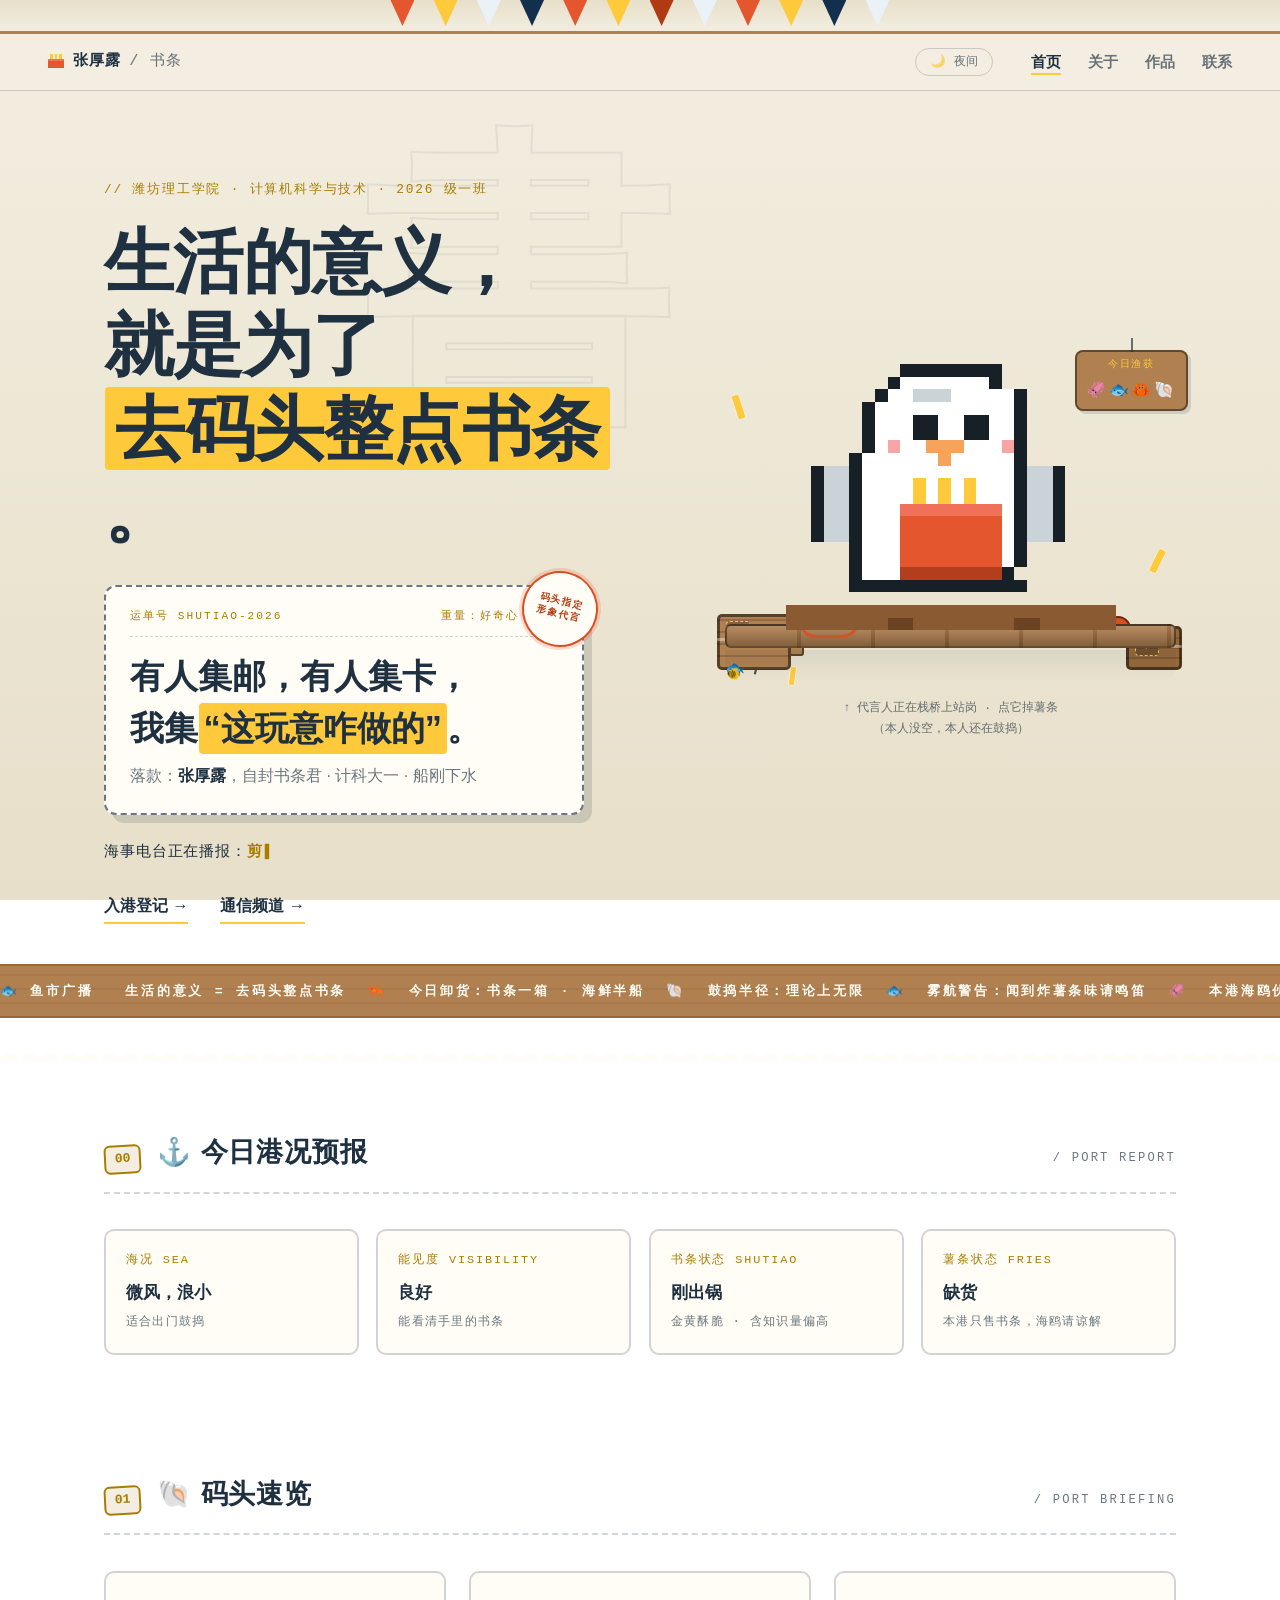
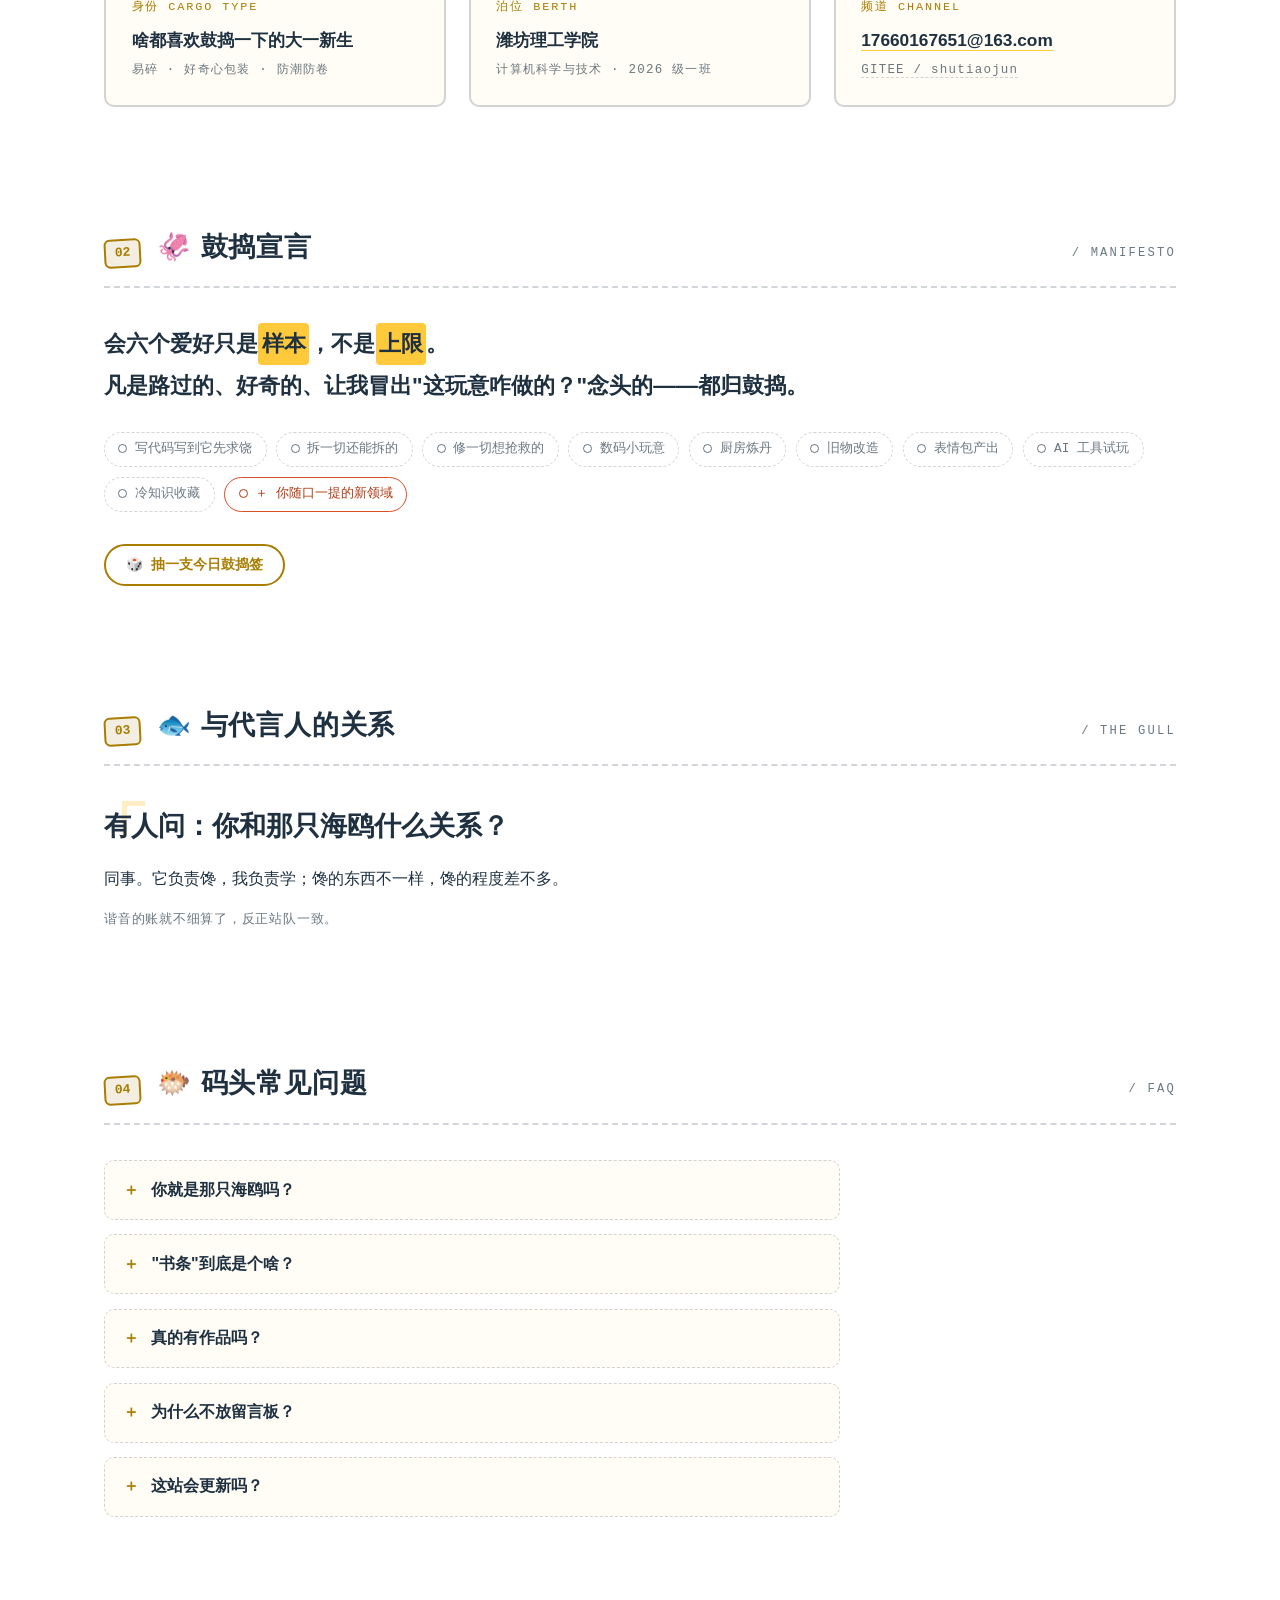
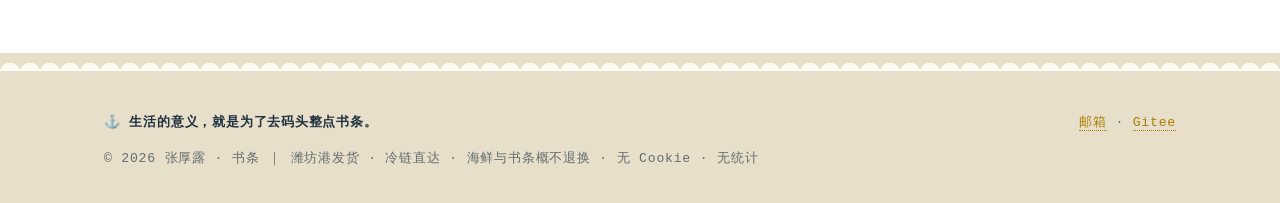
<file: index.html>
<!DOCTYPE html>
<html lang="zh-CN">
<head>
<meta charset="UTF-8">
<meta name="viewport" content="width=device-width, initial-scale=1.0">
<title>张厚露 · 书条 | 生活的意义就是去码头整点书条</title>
<meta name="description" content="张厚露的个人网站——夜航码头。自称书条君：爱书条，就像海鸥爱薯条。潍坊理工学院计算机科学与技术 2026 级。">
<link rel="icon" href="data:image/svg+xml,<svg xmlns='http://www.w3.org/2000/svg' viewBox='0 0 100 100'><text y='.9em' font-size='90'>⚓</text></svg>">
<link rel="stylesheet" href="styles.css">
<script>(function(){try{var t=localStorage.getItem("gull-theme")||(matchMedia("(prefers-color-scheme: light)").matches?"day":"night");document.documentElement.dataset.theme=t}catch(e){document.documentElement.dataset.theme="night"}})();</script>
</head>
<body>

<div class="rail rail-l" aria-hidden="true">
  <span class="lamp"></span>
  <span class="rail-icon" data-sea="anchor"></span>
  <p class="rail-text mono">MEANING OF LIFE = DOCK + SHUTIAO</p>
  <span class="rail-icon b" data-sea="fish"></span>
  <span class="coil"></span>
</div>
<div class="rail rail-r" aria-hidden="true">
  <span class="coil"></span>
  <span class="rail-icon" data-sea="shell"></span>
  <p class="rail-text mono">去码头 · 整点书条 · GO GET SHUTIAO</p>
  <span class="rail-icon b" data-sea="crab"></span>
  <span class="lamp"></span>
</div>

<div class="flags" aria-hidden="true">
  <span style="--c:#E4572E"></span><span style="--c:#FFC93C"></span><span style="--c:#EAF2F7"></span>
  <span style="--c:#12304d"></span><span style="--c:#E4572E"></span><span style="--c:#FFC93C"></span>
  <span style="--c:var(--rust-soft)"></span><span style="--c:#EAF2F7"></span><span style="--c:#E4572E"></span>
  <span style="--c:#FFC93C"></span><span style="--c:#12304d"></span><span style="--c:#EAF2F7"></span>
</div>

<header class="nav">
  <a class="nav-logo" href="index.html" id="logo" title="多点几下">
    <svg width="16" height="16" viewBox="0 0 7 7" shape-rendering="crispEdges" aria-hidden="true">
      <rect x="1" y="0" width="1" height="2" fill="#FFC93C"/><rect x="3" y="0" width="1" height="2" fill="#FFC93C"/><rect x="5" y="0" width="1" height="2" fill="#FFC93C"/>
      <rect x="0" y="2" width="7" height="1" fill="#F0705A"/><rect x="0" y="3" width="7" height="3" fill="#E4572E"/>
    </svg>
    张厚露<span class="dim"> / 书条</span>
  </a>
  <button class="theme-btn mono" id="themeBtn" aria-label="切换日间/夜间">☀️ 日间</button>
  <nav class="links">
    <a href="index.html" class="active">首页</a>
    <a href="about.html">关于</a>
    <a href="works.html">作品</a>
    <a href="contact.html">联系</a>
  </nav>
</header>

<main>
  <section class="hero">
    <div class="hero-text">
      <p class="kicker mono">// 潍坊理工学院 · 计算机科学与技术 · 2026 级一班</p>
      <h1>生活的意义，<br>就是为了<br><span class="hl">去码头整点书条</span>。</h1>

      <div class="waybill reveal">
        <div class="wb-head mono">
          <span>运单号 SHUTIAO-2026</span>
          <span>重量：好奇心（满）</span>
        </div>
        <p class="intro-big">有人集邮，有人集卡，<br>我集<span class="hl">“这玩意咋做的”</span>。</p>
        <p class="intro-sub">落款：<b>张厚露</b>，自封书条君 · 计科大一 · 船刚下水</p>
        <span class="stamp mono">码头指定<br>形象代言</span>
      </div>

      <p class="type mono">海事电台正在播报：<span id="typed"></span></p>
      <div class="ctas">
        <a class="lnk" href="about.html">入港登记 →</a>
        <a class="lnk" href="contact.html">通信频道 →</a>
      </div>
    </div>

    <div class="hero-art">
      <div class="bubble mono" id="bubble">书条！</div>
      <span class="bit bit1" aria-hidden="true"></span>
      <span class="bit bit2" aria-hidden="true"></span>
      <span class="bit bit3" aria-hidden="true"></span>

      <div class="dock-scene">
        <div class="crate crate-a" aria-hidden="true"><span class="crate-mark mono">書</span></div>
        <div class="crate crate-b" aria-hidden="true"><span class="crate-mark mono">条</span></div>
        <div class="buoy" aria-hidden="true"></div>
        <div class="bollard" aria-hidden="true"></div>
        <div class="rope" aria-hidden="true"></div>
        <div class="catch" aria-hidden="true">
          <span class="catch-sign mono">今日渔获</span>
          <span class="catch-items">🦑🐟🦀🐚</span>
        </div>
        <!-- 像素海鸥由 script.js 渲染（PIX 字符画，改长相直接改它） -->
        <div id="gull-slot"><noscript><div style="font-size:64px;text-align:center">🍟</div></noscript></div>
        <div class="planks" aria-hidden="true"></div>
        <span class="fizz f1" aria-hidden="true"></span>
        <span class="fizz f2" aria-hidden="true"></span>
        <span class="fizz f3" aria-hidden="true"></span>
        <div class="sea" aria-hidden="true">
          <span class="fishy">🐟</span>
          <span class="fishy b">🐠</span>
        </div>
      </div>

      <svg class="arrow" viewBox="0 0 60 40" width="52" aria-hidden="true">
        <path d="M8 34 Q 12 16 34 8" fill="none" stroke="currentColor" stroke-width="2.5" stroke-linecap="round"/>
        <path d="M26 4 L36 8 L31 17" fill="none" stroke="currentColor" stroke-width="2.5" stroke-linecap="round" stroke-linejoin="round"/>
      </svg>
      <p class="caption mono">↑ 代言人正在栈桥上站岗 · 点它掉薯条<br>（本人没空，本人还在鼓捣）</p>
    </div>
  </section>

  <div class="ticker mono" aria-hidden="true">
    <div class="track">
      🐟 鱼市广播 &nbsp; 生活的意义 = 去码头整点书条 &nbsp;🦐&nbsp; 今日卸货：书条一箱 · 海鲜半船 &nbsp;🐚&nbsp; 鼓捣半径：理论上无限 &nbsp;🐟&nbsp; 雾航警告：闻到炸薯条味请鸣笛 &nbsp;🦑&nbsp; 本港海鸥伙食：海鲜与书条按心情发放 &nbsp;🐡&nbsp;
      🐟 鱼市广播 &nbsp; 生活的意义 = 去码头整点书条 &nbsp;🦐&nbsp; 今日卸货：书条一箱 · 海鲜半船 &nbsp;🐚&nbsp; 鼓捣半径：理论上无限 &nbsp;🐟&nbsp; 雾航警告：闻到炸薯条味请鸣笛 &nbsp;🦑&nbsp; 本港海鸥伙食：海鲜与书条按心情发放 &nbsp;🐡&nbsp;
    </div>
  </div>

  <div class="hazard" aria-hidden="true"></div>

  <section class="section">
    <div class="sec-head"><span class="num mono">00</span><h2>⚓ 今日港况预报</h2><span class="en mono">/ PORT REPORT</span></div>
    <div class="forecast">
      <div class="fc-item crate-card reveal">
        <p class="dt mono">海况 SEA</p>
        <p class="dd">微风，浪小</p>
        <p class="dd-sub mono">适合出门鼓捣</p>
      </div>
      <div class="fc-item crate-card reveal">
        <p class="dt mono">能见度 VISIBILITY</p>
        <p class="dd">良好</p>
        <p class="dd-sub mono">能看清手里的书条</p>
      </div>
      <div class="fc-item crate-card reveal">
        <p class="dt mono">书条状态 SHUTIAO</p>
        <p class="dd">刚出锅</p>
        <p class="dd-sub mono">金黄酥脆 · 含知识量偏高</p>
      </div>
      <div class="fc-item crate-card reveal">
        <p class="dt mono">薯条状态 FRIES</p>
        <p class="dd">缺货</p>
        <p class="dd-sub mono">本港只售书条，海鸥请谅解</p>
      </div>
    </div>
  </section>

  <section class="section">
    <div class="sec-head"><span class="num mono">01</span><h2>🐚 码头速览</h2><span class="en mono">/ PORT BRIEFING</span></div>
    <div class="kv">
      <div class="kv-item crate-card reveal">
        <p class="dt mono">身份 CARGO TYPE</p>
        <p class="dd">啥都喜欢鼓捣一下的大一新生</p>
        <p class="dd-sub mono">易碎 · 好奇心包装 · 防潮防卷</p>
      </div>
      <div class="kv-item crate-card reveal">
        <p class="dt mono">泊位 BERTH</p>
        <p class="dd">潍坊理工学院</p>
        <p class="dd-sub mono">计算机科学与技术 · 2026 级一班</p>
      </div>
      <div class="kv-item crate-card reveal">
        <p class="dt mono">频道 CHANNEL</p>
        <p class="dd"><a href="mailto:17660167651@163.com">17660167651@163.com</a></p>
        <p class="dd-sub mono"><a href="https://gitee.com/zhang-houlu/shutiaojun" target="_blank" rel="noopener">GITEE / shutiaojun</a></p>
      </div>
    </div>
  </section>

  <section class="section">
    <div class="sec-head"><span class="num mono">02</span><h2>🦑 鼓捣宣言</h2><span class="en mono">/ MANIFESTO</span></div>
    <p class="manifesto reveal">会六个爱好只是<span class="hl">样本</span>，不是<span class="hl">上限</span>。<br>凡是路过的、好奇的、让我冒出"这玩意咋做的？"念头的——都归鼓捣。</p>
    <div class="tags reveal" aria-label="鼓捣候选清单">
      <span class="tag mono">写代码写到它先求饶</span>
      <span class="tag mono">拆一切还能拆的</span>
      <span class="tag mono">修一切想抢救的</span>
      <span class="tag mono">数码小玩意</span>
      <span class="tag mono">厨房炼丹</span>
      <span class="tag mono">旧物改造</span>
      <span class="tag mono">表情包产出</span>
      <span class="tag mono">AI 工具试玩</span>
      <span class="tag mono">冷知识收藏</span>
      <span class="tag mono plus">＋ 你随口一提的新领域</span>
    </div>
    <div class="doodle" id="doodle">
      <button class="btn mono" id="doodleBtn">🎲 抽一支今日鼓捣签</button>
      <p class="doodle-out mono" id="doodleOut"></p>
    </div>
  </section>

  <section class="section">
    <div class="sec-head"><span class="num mono">03</span><h2>🐟 与代言人的关系</h2><span class="en mono">/ THE GULL</span></div>
    <div class="explain reveal">
      <p class="explain-big">有人问：你和那只海鸥什么关系？</p>
      <p>同事。它负责馋，我负责学；馋的东西不一样，馋的程度差不多。</p>
      <p class="foot mono">谐音的账就不细算了，反正站队一致。</p>
    </div>
  </section>

  <section class="section">
    <div class="sec-head"><span class="num mono">04</span><h2>🐡 码头常见问题</h2><span class="en mono">/ FAQ</span></div>
    <div class="faq">
      <details class="reveal">
        <summary>你就是那只海鸥吗？</summary>
        <p>同事关系。它负责馋，我负责学，详见上一节。</p>
      </details>
      <details class="reveal">
        <summary>"书条"到底是个啥？</summary>
        <p>"薯条"的谐音。书里的知识，炸到金黄酥脆，一口一个。口味因人而异，但本港不卖真薯条。</p>
      </details>
      <details class="reveal">
        <summary>真的有作品吗？</summary>
        <p>目前七个筐：六个空的，一个只装氛围。宁缺毋滥——货架可以空，不能假。</p>
      </details>
      <details class="reveal">
        <summary>为什么不放留言板？</summary>
        <p>留言板是机器接的，海鸥不接电话。想说话请直接走邮箱或 Gitee，两条都是真人频道。</p>
      </details>
      <details class="reveal">
        <summary>这站会更新吗？</summary>
        <p>会。航线日志和筐都是提前留好的空位：有新货就上架，没新货就让它空着好看。</p>
      </details>
    </div>
  </section>
</main>

<footer class="footer">
  <div class="hazard" aria-hidden="true"></div>
  <div class="foot-inner">
    <p class="mono foot-slogan">⚓ 生活的意义，就是为了去码头整点书条。</p>
    <p class="foot-links mono"><a href="mailto:17660167651@163.com">邮箱</a> · <a href="https://gitee.com/zhang-houlu/shutiaojun" target="_blank" rel="noopener">Gitee</a></p>
    <p class="mono foot-copy">© 2026 张厚露 · 书条 ｜ 潍坊港发货 · 冷链直达 · 海鲜与书条概不退换 · 无 Cookie · 无统计</p>
  </div>
</footer>

<script src="script.js"></script>
</body>
</html>
</file>
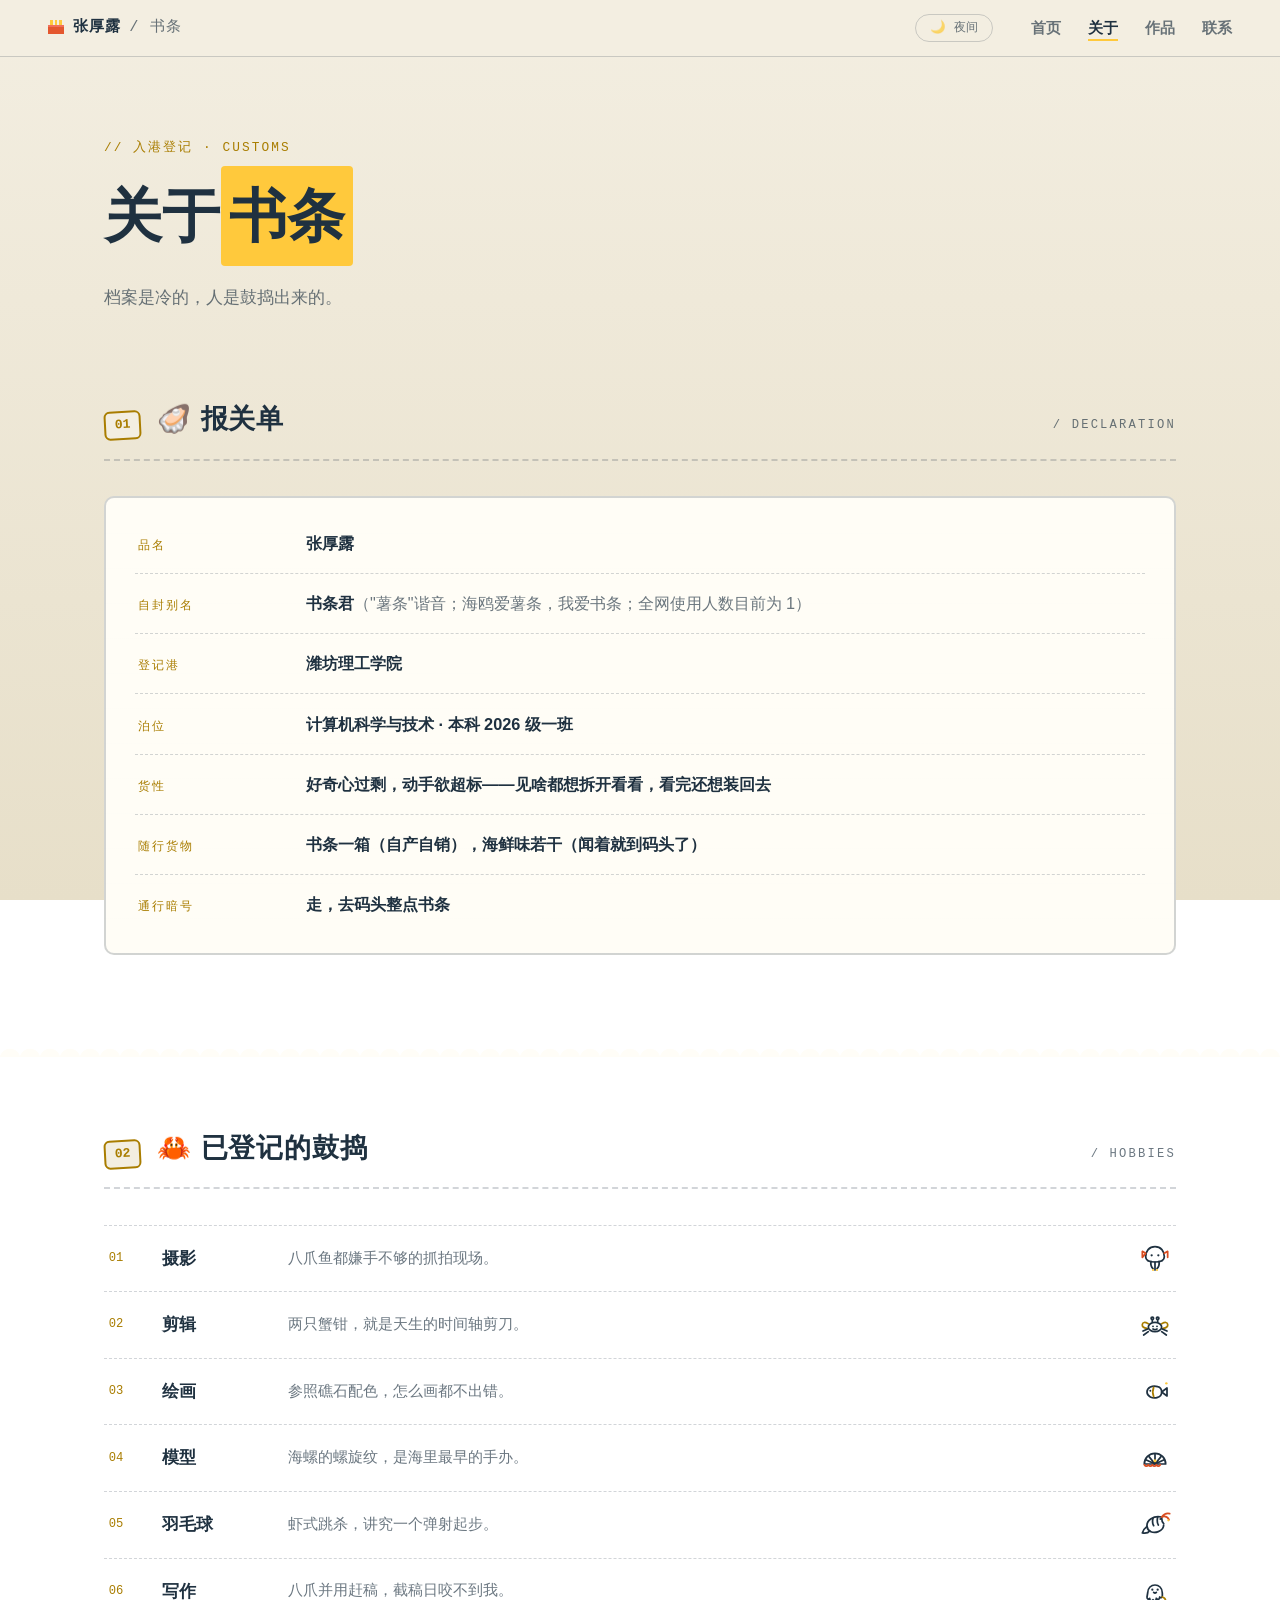
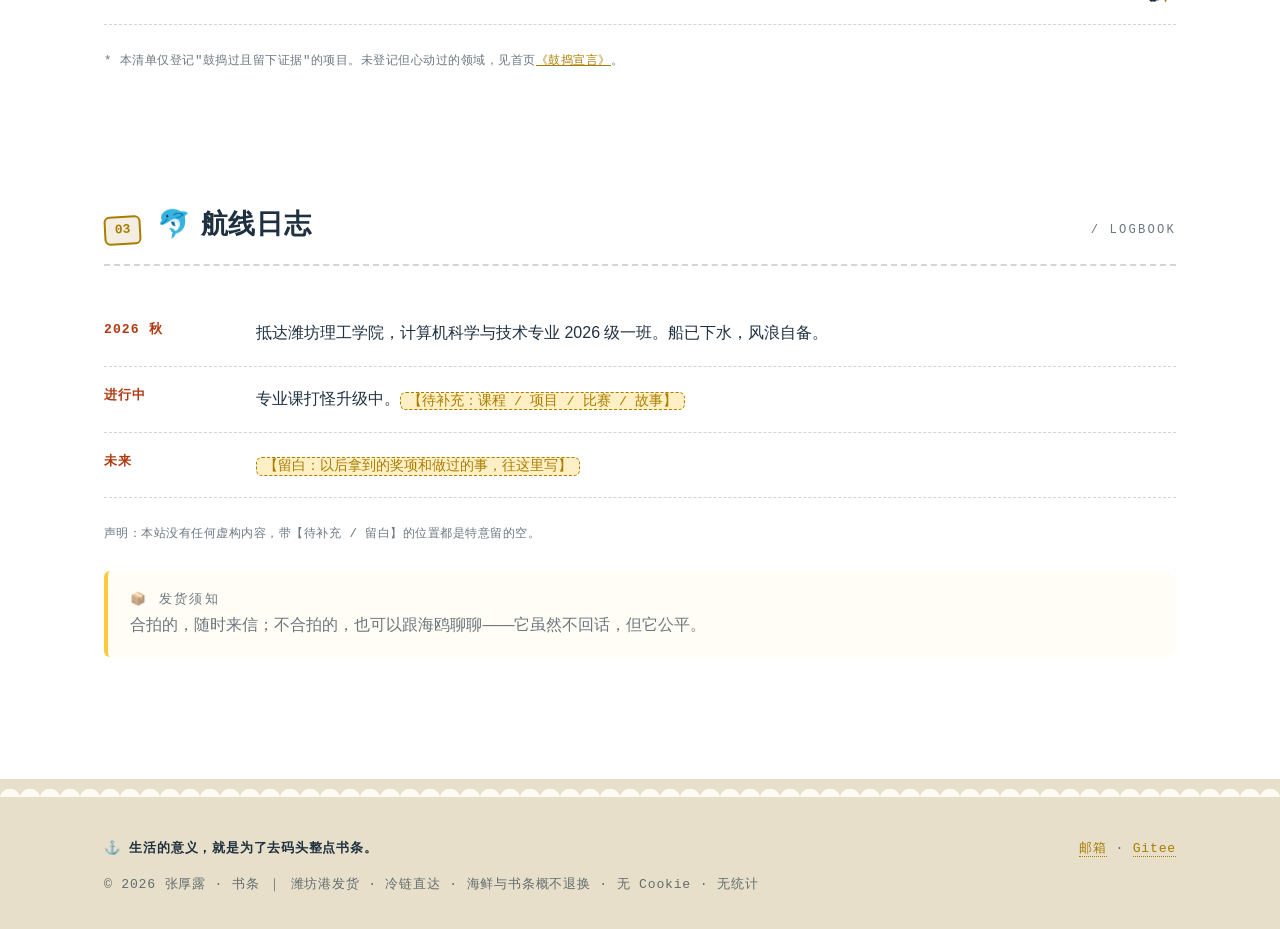
<file: about.html>
<!DOCTYPE html>
<html lang="zh-CN">
<head>
<meta charset="UTF-8">
<meta name="viewport" content="width=device-width, initial-scale=1.0">
<title>关于 · 张厚露 / 书条</title>
<meta name="description" content="张厚露的报关单：潍坊理工学院计算机科学与技术 2026 级，好奇心过剩的大一新生。">
<link rel="icon" href="data:image/svg+xml,<svg xmlns='http://www.w3.org/2000/svg' viewBox='0 0 100 100'><text y='.9em' font-size='90'>⚓</text></svg>">
<link rel="stylesheet" href="styles.css">
<script>(function(){try{var t=localStorage.getItem("gull-theme")||(matchMedia("(prefers-color-scheme: light)").matches?"day":"night");document.documentElement.dataset.theme=t}catch(e){document.documentElement.dataset.theme="night"}})();</script>
</head>
<body>

<div class="rail rail-l" aria-hidden="true">
  <span class="lamp"></span>
  <span class="rail-icon" data-sea="anchor"></span>
  <p class="rail-text mono">MEANING OF LIFE = DOCK + SHUTIAO</p>
  <span class="rail-icon b" data-sea="fish"></span>
  <span class="coil"></span>
</div>
<div class="rail rail-r" aria-hidden="true">
  <span class="coil"></span>
  <span class="rail-icon" data-sea="shell"></span>
  <p class="rail-text mono">去码头 · 整点书条 · GO GET SHUTIAO</p>
  <span class="rail-icon b" data-sea="crab"></span>
  <span class="lamp"></span>
</div>

<header class="nav">
  <a class="nav-logo" href="index.html" id="logo" title="多点几下">
    <svg width="16" height="16" viewBox="0 0 7 7" shape-rendering="crispEdges" aria-hidden="true">
      <rect x="1" y="0" width="1" height="2" fill="#FFC93C"/><rect x="3" y="0" width="1" height="2" fill="#FFC93C"/><rect x="5" y="0" width="1" height="2" fill="#FFC93C"/>
      <rect x="0" y="2" width="7" height="1" fill="#F0705A"/><rect x="0" y="3" width="7" height="3" fill="#E4572E"/>
    </svg>
    张厚露<span class="dim"> / 书条</span>
  </a>
  <button class="theme-btn mono" id="themeBtn" aria-label="切换日间/夜间">☀️ 日间</button>
  <nav class="links">
    <a href="index.html">首页</a>
    <a href="about.html" class="active">关于</a>
    <a href="works.html">作品</a>
    <a href="contact.html">联系</a>
  </nav>
</header>

<main>
  <section class="page-head">
    <p class="kicker mono">// 入港登记 · CUSTOMS</p>
    <h1>关于<span class="hl">书条</span></h1>
    <p class="lede">档案是冷的，人是鼓捣出来的。</p>
  </section>

  <section class="section">
    <div class="sec-head"><span class="num mono">01</span><h2>🦪 报关单</h2><span class="en mono">/ DECLARATION</span></div>
    <dl class="profile crate-card">
      <div class="p-row reveal"><dt class="mono">品名</dt><dd>张厚露</dd></div>
      <div class="p-row reveal"><dt class="mono">自封别名</dt><dd>书条君<span class="dim">（"薯条"谐音；海鸥爱薯条，我爱书条；全网使用人数目前为 1）</span></dd></div>
      <div class="p-row reveal"><dt class="mono">登记港</dt><dd>潍坊理工学院</dd></div>
      <div class="p-row reveal"><dt class="mono">泊位</dt><dd>计算机科学与技术 · 本科 2026 级一班</dd></div>
      <div class="p-row reveal"><dt class="mono">货性</dt><dd>好奇心过剩，动手欲超标——见啥都想拆开看看，看完还想装回去</dd></div>
      <div class="p-row reveal"><dt class="mono">随行货物</dt><dd>书条一箱（自产自销），海鲜味若干（闻着就到码头了）</dd></div>
      <div class="p-row reveal"><dt class="mono">通行暗号</dt><dd>走，去码头整点书条</dd></div>
    </dl>
  </section>

  <div class="hazard" aria-hidden="true"></div>

  <section class="section">
    <div class="sec-head"><span class="num mono">02</span><h2>🦀 已登记的鼓捣</h2><span class="en mono">/ HOBBIES</span></div>
    <div class="rows">
      <div class="row reveal"><span class="idx mono">01</span><span class="h-name">摄影</span><span class="h-desc">八爪鱼都嫌手不够的抓拍现场。</span><span class="h-emoji sea-ico" data-sea="squid"></span></div>
      <div class="row reveal"><span class="idx mono">02</span><span class="h-name">剪辑</span><span class="h-desc">两只蟹钳，就是天生的时间轴剪刀。</span><span class="h-emoji sea-ico" data-sea="crab"></span></div>
      <div class="row reveal"><span class="idx mono">03</span><span class="h-name">绘画</span><span class="h-desc">参照礁石配色，怎么画都不出错。</span><span class="h-emoji sea-ico" data-sea="fish"></span></div>
      <div class="row reveal"><span class="idx mono">04</span><span class="h-name">模型</span><span class="h-desc">海螺的螺旋纹，是海里最早的手办。</span><span class="h-emoji sea-ico" data-sea="shell"></span></div>
      <div class="row reveal"><span class="idx mono">05</span><span class="h-name">羽毛球</span><span class="h-desc">虾式跳杀，讲究一个弹射起步。</span><span class="h-emoji sea-ico" data-sea="shrimp"></span></div>
      <div class="row reveal"><span class="idx mono">06</span><span class="h-name">写作</span><span class="h-desc">八爪并用赶稿，截稿日咬不到我。</span><span class="h-emoji sea-ico" data-sea="octopus"></span></div>
    </div>
    <p class="fineprint mono">* 本清单仅登记"鼓捣过且留下证据"的项目。未登记但心动过的领域，见首页<a href="index.html#doodle">《鼓捣宣言》</a>。</p>
  </section>

  <section class="section">
    <div class="sec-head"><span class="num mono">03</span><h2>🐬 航线日志</h2><span class="en mono">/ LOGBOOK</span></div>
    <ul class="tl">
      <li class="reveal"><span class="when mono">2026 秋</span><span class="what">抵达潍坊理工学院，计算机科学与技术专业 2026 级一班。船已下水，风浪自备。</span></li>
      <li class="reveal"><span class="when mono">进行中</span><span class="what">专业课打怪升级中。<span class="todo">【待补充：课程 / 项目 / 比赛 / 故事】</span></span></li>
      <li class="reveal"><span class="when mono">未来</span><span class="what"><span class="todo">【留白：以后拿到的奖项和做过的事，往这里写】</span></span></li>
    </ul>
    <p class="fineprint mono">声明：本站没有任何虚构内容，带【待补充 / 留白】的位置都是特意留的空。</p>
    <div class="notice reveal">
      <p class="notice-title mono">📦 发货须知</p>
      <p>合拍的，随时来信；不合拍的，也可以跟海鸥聊聊——它虽然不回话，但它公平。</p>
    </div>
  </section>
</main>

<footer class="footer">
  <div class="hazard" aria-hidden="true"></div>
  <div class="foot-inner">
    <p class="mono foot-slogan">⚓ 生活的意义，就是为了去码头整点书条。</p>
    <p class="foot-links mono"><a href="mailto:17660167651@163.com">邮箱</a> · <a href="https://gitee.com/zhang-houlu/shutiaojun" target="_blank" rel="noopener">Gitee</a></p>
    <p class="mono foot-copy">© 2026 张厚露 · 书条 ｜ 潍坊港发货 · 冷链直达 · 海鲜与书条概不退换 · 无 Cookie · 无统计</p>
  </div>
</footer>

<script src="script.js"></script>
</body>
</html>
</file>
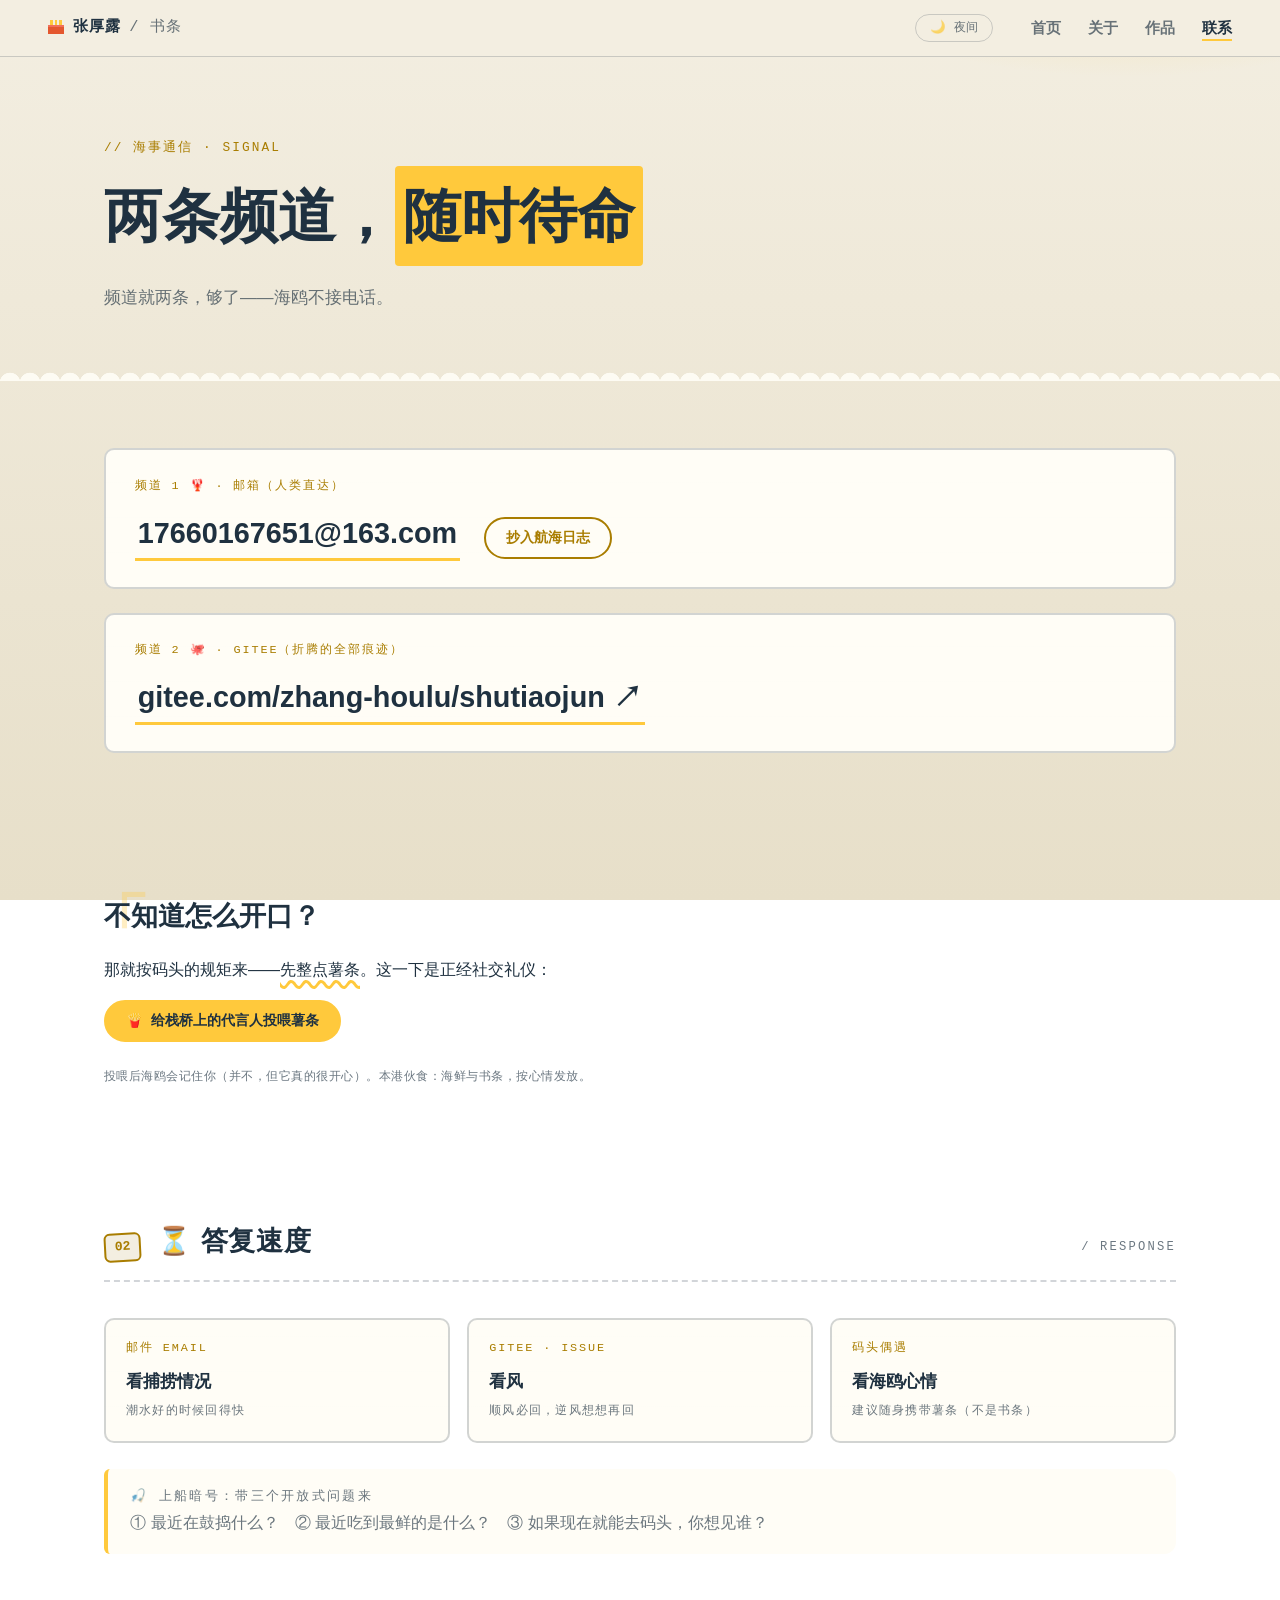
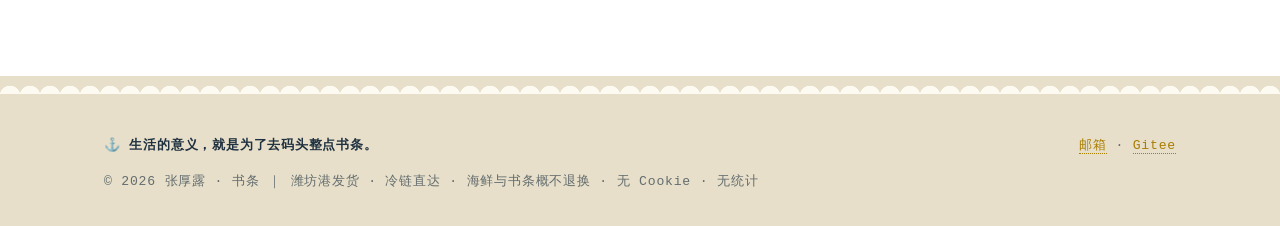
<file: contact.html>
<!DOCTYPE html>
<html lang="zh-CN">
<head>
<meta charset="UTF-8">
<meta name="viewport" content="width=device-width, initial-scale=1.0">
<title>联系 · 海事通信频道 | 张厚露</title>
<meta name="description" content="联系张厚露：邮箱 17660167651@163.com，Gitee zhang-houlu/shutiaojun。">
<link rel="icon" href="data:image/svg+xml,<svg xmlns='http://www.w3.org/2000/svg' viewBox='0 0 100 100'><text y='.9em' font-size='90'>⚓</text></svg>">
<link rel="stylesheet" href="styles.css">
<script>(function(){try{var t=localStorage.getItem("gull-theme")||(matchMedia("(prefers-color-scheme: light)").matches?"day":"night");document.documentElement.dataset.theme=t}catch(e){document.documentElement.dataset.theme="night"}})();</script>
</head>
<body>

<div class="rail rail-l" aria-hidden="true">
  <span class="lamp"></span>
  <span class="rail-icon" data-sea="anchor"></span>
  <p class="rail-text mono">MEANING OF LIFE = DOCK + SHUTIAO</p>
  <span class="rail-icon b" data-sea="fish"></span>
  <span class="coil"></span>
</div>
<div class="rail rail-r" aria-hidden="true">
  <span class="coil"></span>
  <span class="rail-icon" data-sea="shell"></span>
  <p class="rail-text mono">去码头 · 整点书条 · GO GET SHUTIAO</p>
  <span class="rail-icon b" data-sea="crab"></span>
  <span class="lamp"></span>
</div>

<header class="nav">
  <a class="nav-logo" href="index.html" id="logo" title="多点几下">
    <svg width="16" height="16" viewBox="0 0 7 7" shape-rendering="crispEdges" aria-hidden="true">
      <rect x="1" y="0" width="1" height="2" fill="#FFC93C"/><rect x="3" y="0" width="1" height="2" fill="#FFC93C"/><rect x="5" y="0" width="1" height="2" fill="#FFC93C"/>
      <rect x="0" y="2" width="7" height="1" fill="#F0705A"/><rect x="0" y="3" width="7" height="3" fill="#E4572E"/>
    </svg>
    张厚露<span class="dim"> / 书条</span>
  </a>
  <button class="theme-btn mono" id="themeBtn" aria-label="切换日间/夜间">☀️ 日间</button>
  <nav class="links">
    <a href="index.html">首页</a>
    <a href="about.html">关于</a>
    <a href="works.html">作品</a>
    <a href="contact.html" class="active">联系</a>
  </nav>
</header>

<main>
  <section class="page-head">
    <p class="kicker mono">// 海事通信 · SIGNAL</p>
    <h1>两条频道，<span class="hl">随时待命</span></h1>
    <p class="lede">频道就两条，够了——海鸥不接电话。</p>
  </section>

  <div class="hazard" aria-hidden="true"></div>

  <section class="section">
    <div class="contact-row crate-card reveal">
      <p class="dt mono">频道 1 🦞 · 邮箱（人类直达）</p>
      <a class="mega" href="mailto:17660167651@163.com">17660167651@163.com</a>
      <button class="btn mono" id="copyEmail" data-email="17660167651@163.com">抄入航海日志</button>
    </div>

    <div class="contact-row crate-card reveal">
      <p class="dt mono">频道 2 🐙 · GITEE（折腾的全部痕迹）</p>
      <a class="mega" href="https://gitee.com/zhang-houlu/shutiaojun" target="_blank" rel="noopener">gitee.com/zhang-houlu/shutiaojun ↗</a>
    </div>
  </section>

  <section class="section">
    <div class="explain reveal">
      <p class="explain-big">不知道怎么开口？</p>
      <p>那就按码头的规矩来——<u>先整点薯条</u>。这一下是正经社交礼仪：</p>
      <button class="btn btn-fry" id="feedBtn">🍟 给栈桥上的代言人投喂薯条</button>
      <p class="fineprint mono">投喂后海鸥会记住你（并不，但它真的很开心）。本港伙食：海鲜与书条，按心情发放。</p>
    </div>
  </section>

  <section class="section">
    <div class="sec-head"><span class="num mono">02</span><h2>⏳ 答复速度</h2><span class="en mono">/ RESPONSE</span></div>
    <div class="forecast">
      <div class="fc-item crate-card reveal">
        <p class="dt mono">邮件 EMAIL</p>
        <p class="dd">看捕捞情况</p>
        <p class="dd-sub mono">潮水好的时候回得快</p>
      </div>
      <div class="fc-item crate-card reveal">
        <p class="dt mono">GITEE · ISSUE</p>
        <p class="dd">看风</p>
        <p class="dd-sub mono">顺风必回，逆风想想再回</p>
      </div>
      <div class="fc-item crate-card reveal">
        <p class="dt mono">码头偶遇</p>
        <p class="dd">看海鸥心情</p>
        <p class="dd-sub mono">建议随身携带薯条（不是书条）</p>
      </div>
    </div>
    <div class="notice reveal">
      <p class="notice-title mono">🎣 上船暗号：带三个开放式问题来</p>
      <p>① 最近在鼓捣什么？　② 最近吃到最鲜的是什么？　③ 如果现在就能去码头，你想见谁？</p>
    </div>
  </section>
</main>

<footer class="footer">
  <div class="hazard" aria-hidden="true"></div>
  <div class="foot-inner">
    <p class="mono foot-slogan">⚓ 生活的意义，就是为了去码头整点书条。</p>
    <p class="foot-links mono"><a href="mailto:17660167651@163.com">邮箱</a> · <a href="https://gitee.com/zhang-houlu/shutiaojun" target="_blank" rel="noopener">Gitee</a></p>
    <p class="mono foot-copy">© 2026 张厚露 · 书条 ｜ 潍坊港发货 · 冷链直达 · 海鲜与书条概不退换 · 无 Cookie · 无统计</p>
  </div>
</footer>

<script src="script.js"></script>
</body>
</html>
</file>
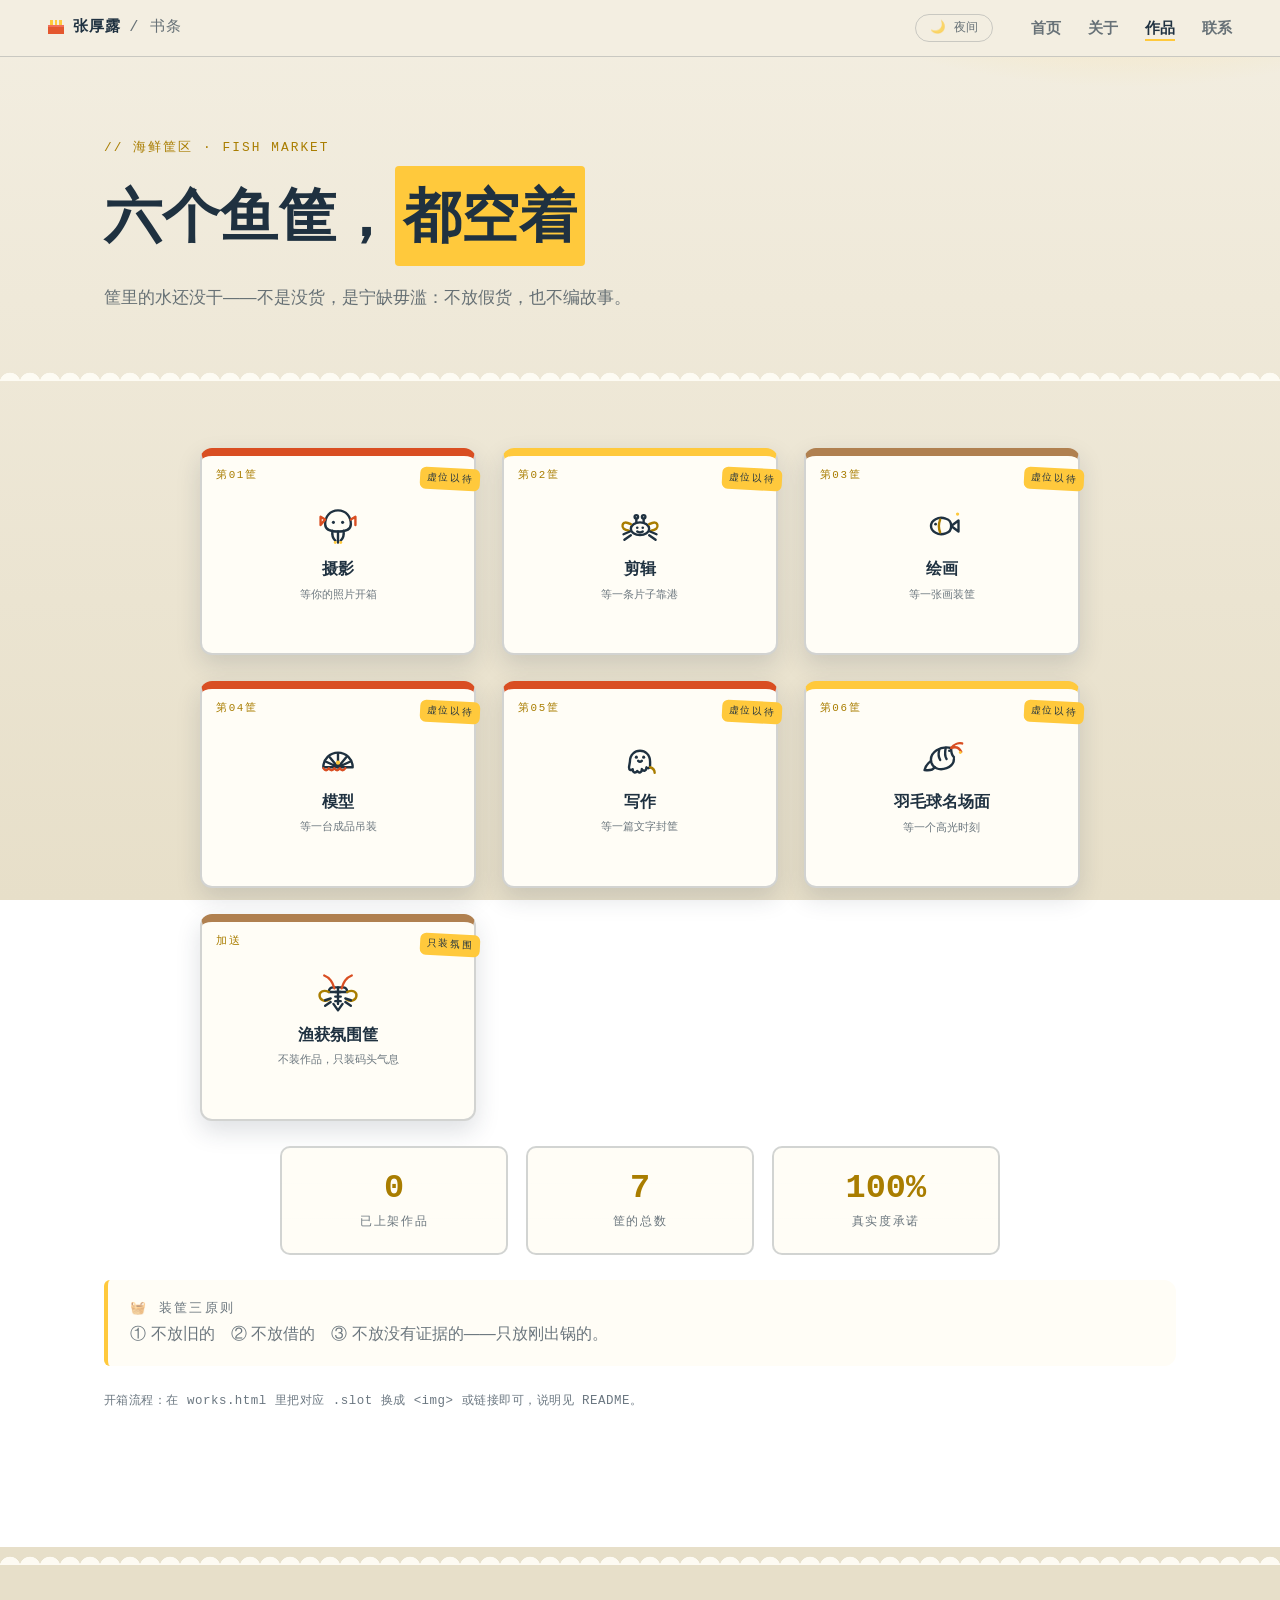
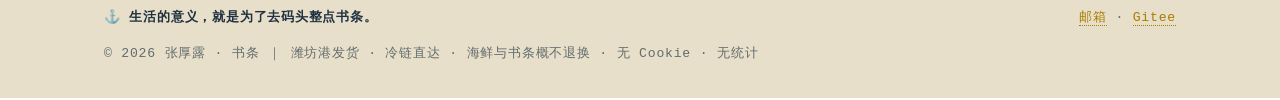
<file: works.html>
<!DOCTYPE html>
<html lang="zh-CN">
<head>
<meta charset="UTF-8">
<meta name="viewport" content="width=device-width, initial-scale=1.0">
<title>作品 · 集装箱区 | 张厚露 / 书条</title>
<meta name="description" content="张厚露的集装箱区：六个柜子，宁缺毋滥，虚位以待。">
<link rel="icon" href="data:image/svg+xml,<svg xmlns='http://www.w3.org/2000/svg' viewBox='0 0 100 100'><text y='.9em' font-size='90'>⚓</text></svg>">
<link rel="stylesheet" href="styles.css">
<script>(function(){try{var t=localStorage.getItem("gull-theme")||(matchMedia("(prefers-color-scheme: light)").matches?"day":"night");document.documentElement.dataset.theme=t}catch(e){document.documentElement.dataset.theme="night"}})();</script>
</head>
<body>

<div class="rail rail-l" aria-hidden="true">
  <span class="lamp"></span>
  <span class="rail-icon" data-sea="anchor"></span>
  <p class="rail-text mono">MEANING OF LIFE = DOCK + SHUTIAO</p>
  <span class="rail-icon b" data-sea="fish"></span>
  <span class="coil"></span>
</div>
<div class="rail rail-r" aria-hidden="true">
  <span class="coil"></span>
  <span class="rail-icon" data-sea="shell"></span>
  <p class="rail-text mono">去码头 · 整点书条 · GO GET SHUTIAO</p>
  <span class="rail-icon b" data-sea="crab"></span>
  <span class="lamp"></span>
</div>

<header class="nav">
  <a class="nav-logo" href="index.html" id="logo" title="多点几下">
    <svg width="16" height="16" viewBox="0 0 7 7" shape-rendering="crispEdges" aria-hidden="true">
      <rect x="1" y="0" width="1" height="2" fill="#FFC93C"/><rect x="3" y="0" width="1" height="2" fill="#FFC93C"/><rect x="5" y="0" width="1" height="2" fill="#FFC93C"/>
      <rect x="0" y="2" width="7" height="1" fill="#F0705A"/><rect x="0" y="3" width="7" height="3" fill="#E4572E"/>
    </svg>
    张厚露<span class="dim"> / 书条</span>
  </a>
  <button class="theme-btn mono" id="themeBtn" aria-label="切换日间/夜间">☀️ 日间</button>
  <nav class="links">
    <a href="index.html">首页</a>
    <a href="about.html">关于</a>
    <a href="works.html" class="active">作品</a>
    <a href="contact.html">联系</a>
  </nav>
</header>

<main>
  <section class="page-head">
    <p class="kicker mono">// 海鲜筐区 · FISH MARKET</p>
    <h1>六个鱼筐，<span class="hl">都空着</span></h1>
    <p class="lede">筐里的水还没干——不是没货，是宁缺毋滥：不放假货，也不编故事。</p>
  </section>

  <div class="hazard" aria-hidden="true"></div>

  <section class="section">
    <div class="slots">
      <div class="slot reveal" style="--cc:var(--rust)"><span class="s-no mono">第01筐</span><span class="s-emoji sea-ico" data-sea="squid"></span><p class="s-name">摄影</p><p class="s-hint mono">等你的照片开箱</p></div>
      <div class="slot reveal" style="--cc:var(--warn)"><span class="s-no mono">第02筐</span><span class="s-emoji sea-ico" data-sea="crab"></span><p class="s-name">剪辑</p><p class="s-hint mono">等一条片子靠港</p></div>
      <div class="slot reveal" style="--cc:var(--wood)"><span class="s-no mono">第03筐</span><span class="s-emoji sea-ico" data-sea="fish"></span><p class="s-name">绘画</p><p class="s-hint mono">等一张画装筐</p></div>
      <div class="slot reveal" style="--cc:var(--rust)"><span class="s-no mono">第04筐</span><span class="s-emoji sea-ico" data-sea="shell"></span><p class="s-name">模型</p><p class="s-hint mono">等一台成品吊装</p></div>
      <div class="slot reveal" style="--cc:var(--rust)"><span class="s-no mono">第05筐</span><span class="s-emoji sea-ico" data-sea="octopus"></span><p class="s-name">写作</p><p class="s-hint mono">等一篇文字封筐</p></div>
      <div class="slot reveal" style="--cc:var(--warn)"><span class="s-no mono">第06筐</span><span class="s-emoji sea-ico" data-sea="shrimp"></span><p class="s-name">羽毛球名场面</p><p class="s-hint mono">等一个高光时刻</p></div>
      <div class="slot atmos reveal" style="--cc:var(--wood)"><span class="s-no mono">加送</span><span class="s-emoji sea-ico" data-sea="lobster"></span><p class="s-name">渔获氛围筐</p><p class="s-hint mono">不装作品，只装码头气息</p></div>
    </div>

    <div class="stat-row" style="margin-top:1.6rem">
      <div class="stat crate-card reveal"><p class="n mono">0</p><p class="l mono">已上架作品</p></div>
      <div class="stat crate-card reveal"><p class="n mono">7</p><p class="l mono">筐的总数</p></div>
      <div class="stat crate-card reveal"><p class="n mono">100%</p><p class="l mono">真实度承诺</p></div>
    </div>

    <div class="notice reveal">
      <p class="notice-title mono">🧺 装筐三原则</p>
      <p>① 不放旧的　② 不放借的　③ 不放没有证据的——只放刚出锅的。</p>
    </div>
    <p class="fineprint mono">开箱流程：在 works.html 里把对应 .slot 换成 <code>&lt;img&gt;</code> 或链接即可，说明见 README。</p>
  </section>
</main>

<footer class="footer">
  <div class="hazard" aria-hidden="true"></div>
  <div class="foot-inner">
    <p class="mono foot-slogan">⚓ 生活的意义，就是为了去码头整点书条。</p>
    <p class="foot-links mono"><a href="mailto:17660167651@163.com">邮箱</a> · <a href="https://gitee.com/zhang-houlu/shutiaojun" target="_blank" rel="noopener">Gitee</a></p>
    <p class="mono foot-copy">© 2026 张厚露 · 书条 ｜ 潍坊港发货 · 冷链直达 · 海鲜与书条概不退换 · 无 Cookie · 无统计</p>
  </div>
</footer>

<script src="script.js"></script>
</body>
</html>
</file>
<file: styles.css>
/* ==========================================================================
   书条 · v6 —— 木质渔港（v4 配色 + 去金属 + 海鲜图标 + 活物）
   只有一套色：深海蓝 / 薯条黄 / 包装盒红 / 木栈桥棕
   :root = 夜，html[data-theme="day"] = 昼
   ========================================================================== */
:root {
  --deck: #0C1F2B;            /* 深夜海面（带一点青，不那么死蓝） */
  --deep: #071823;
  --panel: #14303F;           /* 面板提亮一档，和底拉开层次 */
  --screen: #05121B;
  --foam: #F3ECDC;            /* 暖米白：灯下读信的颜色 */
  --mut: rgba(243,236,220,.62);
  --line: rgba(243,236,220,.15);
  --warn: #FFC93C;
  --warn-ink: #0C1F2B;
  --accent: #FFD572;          /* 灯焰金：比纯黄柔一档 */
  --rust: #E8654A;
  --rust-soft: #FFA186;
  --wood: #9A6A42; --wood-2: #7E5430;
  --glow: rgba(255,201,60,.10);   /* 右上：港区灯晕 */
  --moon: rgba(126,178,208,.06);  /* 左缘：月光 */
  --star: rgba(243,236,220,.75);
  --ghost: rgba(243,236,220,.06);
  --tint: rgba(255,201,60,.09);
  --sea-band: rgba(255,201,60,.08);
  --shadow: rgba(3,10,16,.5);
  --sans: -apple-system, BlinkMacSystemFont, "Segoe UI", "PingFang SC",
          "Hiragino Sans GB", "Microsoft YaHei", sans-serif;
  --mono: ui-monospace, "Cascadia Code", "SF Mono", Consolas, "Courier New", monospace;
}

html[data-theme="day"] {
  --deck: #F3EEE1;            /* 白天：晒白的帆布与暖纸 */
  --deep: #E7DFC9;
  --panel: #FFFDF6;
  --screen: #071522;          /* 广播牌保持夜底，像块真牌子 */
  --foam: #1F3140;
  --mut: rgba(31,49,64,.66);
  --line: rgba(31,49,64,.2);
  --warn-ink: #1F3140;
  --accent: #A97D00;
  --rust: #D94E22;
  --rust-soft: #B23A12;
  --wood: #B08050; --wood-2: #96683A;
  --glow: rgba(255,201,60,.5);
  --moon: rgba(255,255,255,0);
  --star: rgba(0,0,0,0);
  --ghost: rgba(31,49,64,.07);
  --tint: rgba(255,201,60,.3);
  --sea-band: rgba(31,49,64,.08);
  --shadow: rgba(31,49,64,.15);
}

* { box-sizing: border-box; }
html { scroll-behavior: smooth; }
body {
  margin: 0;
  color: var(--foam);
  font-family: var(--sans);
  line-height: 1.75;
  background:
    radial-gradient(700px 360px at 88% -8%, var(--glow), transparent 62%),
    radial-gradient(520px 520px at -8% 30%, var(--moon), transparent 65%),
    linear-gradient(180deg, var(--deck) 0%, var(--deep) 100%) fixed;
  -webkit-font-smoothing: antialiased;
  transition: background-color .4s ease, color .4s ease;
}
/* 星空两层，交替呼吸；白天收工 */
body::before, body::after {
  content: ""; position: fixed; inset: 0; z-index: -1; pointer-events: none;
}
body::before {
  background-image:
    radial-gradient(1.2px 1.2px at 8% 12%, var(--star), transparent 60%),
    radial-gradient(1px 1px at 22% 45%, var(--star), transparent 60%),
    radial-gradient(1.4px 1.4px at 35% 18%, var(--star), transparent 60%),
    radial-gradient(1px 1px at 52% 8%, var(--star), transparent 60%),
    radial-gradient(1.2px 1.2px at 67% 32%, var(--star), transparent 60%),
    radial-gradient(1px 1px at 78% 14%, var(--star), transparent 60%),
    radial-gradient(1.3px 1.3px at 90% 26%, var(--star), transparent 60%),
    radial-gradient(1px 1px at 15% 72%, var(--star), transparent 60%),
    radial-gradient(1.2px 1.2px at 42% 84%, var(--star), transparent 60%),
    radial-gradient(1px 1px at 84% 66%, var(--star), transparent 60%);
  animation: twinkle 5s ease-in-out infinite alternate;
}
body::after {
  background-image:
    radial-gradient(1px 1px at 12% 30%, var(--star), transparent 60%),
    radial-gradient(1.3px 1.3px at 28% 62%, var(--star), transparent 60%),
    radial-gradient(1px 1px at 46% 26%, var(--star), transparent 60%),
    radial-gradient(1.2px 1.2px at 61% 55%, var(--star), transparent 60%),
    radial-gradient(1px 1px at 73% 80%, var(--star), transparent 60%),
    radial-gradient(1.4px 1.4px at 88% 48%, var(--star), transparent 60%),
    radial-gradient(1px 1px at 33% 92%, var(--star), transparent 60%),
    radial-gradient(1.2px 1.2px at 55% 74%, var(--star), transparent 60%);
  animation: twinkle 6s ease-in-out infinite alternate-reverse;
}
@keyframes twinkle { from { opacity: .35; } to { opacity: .9; } }
html[data-theme="day"] body::before,
html[data-theme="day"] body::after { display: none; }
::selection { background: var(--warn); color: var(--warn-ink); }
.mono { font-family: var(--mono); }
.dim { color: var(--mut); font-weight: 400; }
a { color: var(--foam); }

/* ---------- 顶部信号旗（布旗，拴在麻绳上） ---------- */
.flags {
  display: flex; gap: clamp(.4rem, 2vw, 1.2rem);
  justify-content: center; align-items: flex-start;
  padding: 0 1rem;
  border-bottom: 3px solid var(--wood);
  background: linear-gradient(180deg, var(--screen), transparent);
  overflow: hidden; height: 34px;
}
.flags span {
  width: 24px; height: 26px; flex: none;
  background: var(--c);
  clip-path: polygon(0 0, 100% 0, 50% 100%);
  filter: drop-shadow(0 1px 0 rgba(0,0,0,.3));
  transform-origin: top center;
  animation: sway 3.4s ease-in-out infinite;
}
.flags span:nth-child(odd) { animation-delay: 1.1s; }
.flags span:nth-child(3n) { animation-delay: 2s; }
@keyframes sway { 50% { transform: rotate(4deg); } }
/* 日间：旗绳上方也别用夜底色 */
html[data-theme="day"] .flags {
  background: linear-gradient(180deg, var(--deep), transparent);
}
html[data-theme="day"] .flags span { filter: none; }

/* ---------- 导航 ---------- */
.nav {
  position: sticky; top: 0; z-index: 50;
  display: flex; justify-content: space-between; align-items: center; flex-wrap: wrap;
  gap: .4rem 1rem;
  padding: .85rem clamp(1rem, 5vw, 3rem);
  background: var(--deck);
  border-bottom: 1px solid var(--line);
  transition: background-color .4s ease;
}
.nav-logo {
  display: flex; align-items: center; gap: .55rem;
  font-family: var(--mono); font-weight: 700; font-size: .96rem;
  letter-spacing: .06em; text-decoration: none; color: var(--foam);
}
.theme-btn { order: 2; margin-left: auto; font-size: .78rem; padding: .3rem .9rem;
  border: 1px solid var(--line); border-radius: 999px;
  background: transparent; color: var(--mut); cursor: pointer;
  transition: border-color .15s, color .15s; }
.theme-btn:hover { border-color: var(--accent); color: var(--accent); }
.links { order: 3; }
.links a {
  margin-left: 1.4rem; text-decoration: none;
  font-size: .92rem; font-weight: 600; color: var(--mut);
  padding-bottom: 3px; border-bottom: 2px solid transparent;
  transition: color .15s, border-color .15s;
}
.links a:hover { color: var(--foam); }
.links a.active { color: var(--foam); border-bottom-color: var(--warn); }

/* ---------- 英雄区 ---------- */
.hero {
  display: grid; grid-template-columns: 1.12fr .88fr;
  align-items: center; gap: 3rem;
  max-width: 1120px; margin: 0 auto;
  padding: clamp(3rem, 8vw, 5.5rem) 1.5rem 2.5rem;
}
.hero-text { position: relative; }
.hero-text::before {
  content: "書";
  position: absolute; right: .5rem; top: -3rem;
  font-size: clamp(9rem, 24vw, 20rem);
  font-weight: 900; line-height: 1;
  color: transparent;
  -webkit-text-stroke: 2px var(--ghost);
  z-index: -1; pointer-events: none; user-select: none;
}
.kicker { margin: 0 0 1.2rem; font-family: var(--mono);
  font-size: .8rem; letter-spacing: .14em; color: var(--accent); }
.hero h1 { margin: 0 0 1.5rem;
  font-size: clamp(2.5rem, 6.4vw, 4.4rem);
  font-weight: 900; line-height: 1.18; letter-spacing: -.01em; }
.hl { background: var(--warn); color: var(--warn-ink);
  padding: 0 .14em; margin: 0 .02em;
  box-decoration-break: clone; -webkit-box-decoration-break: clone;
  display: inline-block; border-radius: 4px; }

/* ---------- 运单介绍卡（仍是纸票感，不铆钉） ---------- */
.waybill {
  position: relative; max-width: 30em;
  background: var(--panel);
  border: 2px dashed var(--mut);
  border-radius: 12px;
  padding: 1.3rem 1.5rem 1.4rem;
  margin: 2rem 0 1.6rem;
  box-shadow: 8px 8px 0 var(--shadow);
  transition: background-color .4s ease;
}
.wb-head { display: flex; justify-content: space-between; flex-wrap: wrap; gap: .3rem;
  font-size: .7rem; letter-spacing: .18em; color: var(--accent);
  border-bottom: 1px dashed var(--line);
  padding-bottom: .55rem; margin-bottom: .9rem; }
.intro-big { font-size: clamp(1.45rem, 3.4vw, 2.15rem); font-weight: 900; line-height: 1.5; margin: 0 0 .5rem; }
.intro-sub { margin: 0; color: var(--mut); font-size: 1rem; }
.intro-sub b { color: var(--foam); font-weight: 800; }
.stamp { position: absolute; right: -16px; top: -16px;
  width: 76px; height: 76px; border-radius: 50%;
  border: 2px solid var(--rust);
  color: var(--rust-soft); background: var(--panel);
  display: grid; place-items: center;
  font-size: .6rem; line-height: 1.35; font-weight: 700; letter-spacing: .12em;
  text-align: center; transform: rotate(14deg);
  box-shadow: 0 0 0 3px rgba(228,87,46,.2); }

.type { font-family: var(--mono); font-size: .92rem; letter-spacing: .06em; margin: 0 0 1.6rem; }
#typed { color: var(--accent); font-weight: 700; }
#typed::after { content: "▌"; margin-left: 2px; animation: caret 1s steps(1) infinite; }
@keyframes caret { 50% { opacity: 0; } }
.ctas { display: flex; flex-wrap: wrap; gap: 2rem; }
.lnk { font-weight: 800; text-decoration: none; color: var(--foam);
  border-bottom: 2px solid var(--warn); padding-bottom: 2px;
  transition: background .15s, color .15s; }
.lnk:hover { background: var(--warn); color: var(--warn-ink); }

/* ---------- 海鸥 + 木质渔港舞台 ---------- */
.hero-art { position: relative; }
.dock-scene { position: relative; }
#gull, #gull-slot svg {
  position: relative; z-index: 2;
  display: block; width: 100%; max-width: 330px; margin: 0 auto;
  cursor: pointer;
  animation: gfloat 4.6s ease-in-out infinite;
}
@keyframes gfloat { 50% { transform: translateY(-7px); } }
.g-pupil { animation: gp 4.6s steps(1, end) infinite; }
@keyframes gp { 0%, 88% { opacity: 1; } 90%, 95% { opacity: 0; } 97%, 100% { opacity: 1; } }
.g-lid { opacity: 0; animation: gl 4.6s steps(1, end) infinite; }
@keyframes gl { 0%, 88% { opacity: 0; } 90%, 95% { opacity: 1; } 97%, 100% { opacity: 0; } }

.planks {
  position: relative; z-index: 1;
  height: 24px; margin-top: -6px;
  background:
    linear-gradient(180deg, rgba(255,255,255,.1), rgba(0,0,0,.25)),
    repeating-linear-gradient(90deg, var(--wood) 0 70px, var(--wood-2) 70px 74px);
  border: 2px solid rgba(0,0,0,.45); border-radius: 6px;
}
/* 栈桥下的浅水：月光泛金，小鱼巡逻 */
.sea {
  position: relative; z-index: 1;
  height: 32px; margin-top: 2px;
  background: linear-gradient(180deg, var(--sea-band), transparent);
  border-radius: 0 0 16px 16px;
  overflow: hidden;
}
.fishy { position: absolute; top: 5px; font-size: 1rem; animation: swim 16s linear infinite; }
.fishy.b { top: 14px; font-size: .78rem; animation-duration: 23s; animation-delay: -9s; animation-name: swim-r; }
@keyframes swim { from { left: 104%; } to { left: -10%; } }
@keyframes swim-r { from { left: -10%; transform: scaleX(-1); } to { left: 104%; transform: scaleX(-1); } }

/* 木鱼筐（集装箱退役） */
.crate {
  position: absolute; z-index: 1; bottom: 12px;
  border: 3px solid rgba(0,0,0,.5);
  border-radius: 5px;
  background:
    repeating-linear-gradient(0deg, transparent 0 10px, rgba(0,0,0,.16) 10px 12px),
    var(--wood);
}
.crate-a { left: -8px; width: 74px; height: 56px; }
.crate-b { right: -6px; width: 56px; height: 44px; background:
    repeating-linear-gradient(0deg, transparent 0 8px, rgba(0,0,0,.16) 8px 10px), var(--wood-2); }
.crate-mark {
  position: absolute; top: 4px; left: 6px; z-index: 1;
  font-size: .72rem; color: var(--warn); opacity: .95;
  border: 1px dashed var(--warn); background: rgba(0,0,0,.25);
  border-radius: 4px; padding: 0 .3rem;
}
/* 麻绳筐盖条 */
.crate::before { content: ""; position: absolute; top: 42%; left: -3px; right: -3px; height: 3px;
  background: rgba(234,242,247,.4); border-radius: 2px; }

/* 今日渔获招牌（木板挂牌） */
.catch {
  position: absolute; z-index: 3; right: -12px; top: -14px;
  background: var(--wood); color: var(--foam);
  border: 2px solid rgba(0,0,0,.45);
  border-radius: 8px;
  padding: .3rem .55rem .35rem;
  box-shadow: 3px 3px 0 var(--shadow);
  transform-origin: top center;
  animation: hangsway 5.5s ease-in-out infinite;
  text-align: center;
}
.catch::before { content: ""; position: absolute; top: -14px; left: 50%;
  width: 2px; height: 14px; background: var(--mut); }
.catch-sign { display: block; font-size: .6rem; letter-spacing: .18em; color: var(--warn); margin-bottom: .15rem; }
.catch-items { display: block; font-size: 1rem; letter-spacing: .18em; }
@keyframes hangsway { 0%, 100% { transform: rotate(-3deg); } 50% { transform: rotate(2.5deg); } }

/* 浮标与木桩（金属系缆桩退役） */
.buoy {
  position: absolute; z-index: 1; right: 10%; bottom: 40px;
  width: 26px; height: 26px; border-radius: 50%;
  background: linear-gradient(180deg, var(--rust) 0 32%, var(--foam) 32% 64%, var(--rust) 64%);
  border: 2px solid rgba(0,0,0,.5);
}
.bollard {
  position: absolute; z-index: 1; left: 14%; bottom: 26px;
  width: 15px; height: 24px; border-radius: 7px 7px 3px 3px;
  background: var(--wood); border: 2px solid rgba(0,0,0,.5);
}
.bollard::before { content: ""; position: absolute; top: -8px; left: -7px; right: -7px; height: 8px;
  background: var(--wood); border: 2px solid rgba(0,0,0,.5); border-radius: 5px; }
/* 拴在木桩上的红绳 */
.rope { position: absolute; z-index: 2; left: 16%; bottom: 44px;
  width: 62px; height: 18px;
  border: 3px solid var(--rust); border-top: none;
  border-radius: 0 0 22px 22px; opacity: .85; }

/* 上浮气泡 */
.fizz { position: absolute; z-index: 1; bottom: 40px;
  width: 8px; height: 8px; border-radius: 50%;
  border: 2px solid var(--mut); opacity: 0;
  animation: up 6.5s ease-in infinite; }
.fizz.f1 { left: 45%; }
.fizz.f2 { left: 62%; width: 5px; height: 5px; animation-delay: 2.2s; }
.fizz.f3 { left: 32%; width: 6px; height: 6px; animation-delay: 4.1s; }
@keyframes up { 0% { transform: translateY(0); opacity: 0; } 12% { opacity: .7; } 100% { transform: translateY(-150px); opacity: 0; } }

.bit { position: absolute; z-index: 0; pointer-events: none;
  width: 9px; height: 26px; border-radius: 2px;
  background: var(--warn); border: 1.5px solid var(--deck);
  animation: bit 6s ease-in-out infinite; }
.bit1 { left: 2%; top: 8%; transform: rotate(-18deg); }
.bit2 { right: 3%; bottom: 44%; transform: rotate(26deg); animation-delay: 1.6s; }
.bit3 { left: 14%; bottom: 14%; transform: rotate(8deg); animation-delay: 3.1s; width: 7px; height: 20px; }
@keyframes bit { 50% { translate: 0 -12px; } }

.arrow { position: absolute; left: 5%; bottom: 16%; opacity: .8; pointer-events: none; color: var(--foam); }

.bubble { position: absolute; top: -8px; left: 50%; z-index: 5;
  background: var(--foam); color: var(--deck);
  border-radius: 10px; padding: .3rem .8rem;
  font-size: .88rem; font-weight: 800;
  box-shadow: 3px 3px 0 var(--shadow);
  opacity: 0; pointer-events: none; white-space: nowrap; }
.bubble.show { animation: bubble 1.7s ease forwards; }
@keyframes bubble {
  0%   { transform: translate(-50%, -60%) scale(0); opacity: 0; }
  16%  { transform: translate(-50%, -100%) scale(1.06); opacity: 1; }
  80%  { opacity: 1; }
  100% { transform: translate(-50%, -120%); opacity: 0; } }
.caption { font-family: var(--mono); font-size: .72rem; color: var(--mut); text-align: center; margin: 1rem .4rem 0; }

/* ---------- 广播条（保留 v4 的夜牌质感） ---------- */
.ticker {
  background: var(--screen);
  border-top: 1px solid var(--line); border-bottom: 1px solid var(--line);
  overflow: hidden; padding: .68rem 0;
}
.track { display: inline-block; white-space: nowrap;
  font-family: var(--mono); font-size: .84rem; font-weight: 700;
  letter-spacing: .2em; color: var(--warn);
  text-shadow: 0 0 14px rgba(255,201,60,.45);
  animation: marquee 46s linear infinite; }
@keyframes marquee { to { transform: translateX(-50%); } }
/* 日间：广播牌不发光，改回白天市集的木牌质感 */
html[data-theme="day"] .ticker {
  background:
    repeating-linear-gradient(0deg, transparent 0 12px, rgba(0,0,0,.06) 12px 14px),
    var(--wood);
  border-top: 2px solid var(--wood-2); border-bottom: 2px solid var(--wood-2);
}
html[data-theme="day"] .track { color: #FFFDF6; text-shadow: none; }

/* ---------- 浪花分隔（危险条纹退役） ---------- */
.hazard {
  height: 18px; margin: 1.6rem 0 .6rem;
  background: radial-gradient(circle at 10px 20px, var(--panel) 10px, transparent 10.6px);
  background-size: 20px 18px;
  background-repeat: repeat-x;
  animation: waveflow 9s linear infinite;
  opacity: .9;
}
@keyframes waveflow { to { background-position-x: 20px; } }

/* ---------- 章节骨架 ---------- */
.section { max-width: 1120px; margin: 0 auto; padding: clamp(2.2rem, 6vw, 3.6rem) 1.5rem; }
.sec-head { display: flex; align-items: baseline; gap: 1rem;
  border-bottom: 2px dashed var(--line); padding-bottom: 1rem; margin-bottom: 2.2rem; }
.sec-head .num { display: inline-flex; align-items: center;
  font-size: .82rem; font-weight: 800; color: var(--accent);
  border: 2px solid var(--accent); border-radius: 6px; padding: .05rem .55rem;
  background: var(--deck); transform: rotate(-3deg); }
.sec-head h2 { margin: 0; font-size: clamp(1.35rem, 3vw, 1.7rem); font-weight: 800; letter-spacing: .03em; }
.sec-head .en { margin-left: auto; font-size: .76rem; letter-spacing: .18em; color: var(--mut); }

/* ---------- 面板：船舱木板（铆钉退役） ---------- */
.crate-card {
  position: relative;
  background:
    repeating-linear-gradient(0deg, transparent 0 34px, rgba(234,242,247,.045) 34px 35px),
    var(--panel);
  border: 2px solid var(--line);
  border-radius: 10px;
  transition: background-color .4s ease, border-color .2s ease;
}

/* ---------- 01 速览 ---------- */
.kv { display: grid; grid-template-columns: repeat(auto-fit, minmax(260px, 1fr)); gap: 1.4rem; }
.kv-item { padding: 1.5rem 1.6rem; }
.kv-item:hover { transform: translateY(-4px); border-color: rgba(255,201,60,.55); }
.dt { margin: 0 0 .45rem; font-family: var(--mono); font-size: .74rem; letter-spacing: .16em; color: var(--accent); }
.dd { margin: 0; font-size: 1.08rem; font-weight: 700; }
.dd a { color: var(--foam); text-decoration: none; border-bottom: 1px solid var(--warn); }
.dd a:hover { background: var(--warn); color: var(--warn-ink); }
.dd-sub { margin: .3rem 0 0; font-size: .78rem; color: var(--mut); letter-spacing: .1em; }
.dd-sub a { color: var(--mut); text-decoration: none; border-bottom: 1px dashed var(--line); }
.dd-sub a:hover { color: var(--accent); }

/* ---------- 02 鼓捣宣言 ---------- */
.manifesto { font-size: clamp(1.15rem, 2.6vw, 1.4rem); font-weight: 700; line-height: 1.85; max-width: 38em; margin: 0 0 1.6rem; }
.tags { display: flex; flex-wrap: wrap; gap: .6rem; margin-bottom: 2rem; }
.tag { font-size: .8rem; padding: .42em 1.05em;
  border: 1px dashed var(--line); border-radius: 999px;
  color: var(--mut); background: transparent;
  transition: border-color .15s, color .15s, transform .15s; }
.tag::before { content: ""; display: inline-block; width: 7px; height: 7px;
  border: 1.5px solid currentColor; border-radius: 50%;
  margin-right: .6em; vertical-align: middle; }
.tag:hover { border-color: var(--accent); color: var(--accent); transform: translateY(-2px); }
.tag.plus { border-style: solid; border-color: var(--rust); color: var(--rust-soft); }

.btn { display: inline-flex; align-items: center; gap: .5rem;
  font-family: var(--mono); font-size: .86rem; font-weight: 700;
  padding: .62rem 1.25rem; border: 2px solid var(--accent); border-radius: 999px;
  background: transparent; color: var(--accent); cursor: pointer;
  transition: background .15s, color .15s; }
.btn:hover { background: var(--warn); border-color: var(--warn); color: var(--warn-ink); }
.btn-fry { background: var(--warn); border-color: var(--warn); color: var(--warn-ink); }
.btn-fry:hover { filter: brightness(1.06); }
.doodle { display: flex; align-items: center; flex-wrap: wrap; gap: 1.2rem; }
.doodle-out { font-weight: 700; color: var(--accent); margin: 0; min-height: 1.6em; }
.doodle-out.pop { animation: pop .4s cubic-bezier(.2, 1.6, .4, 1); }
@keyframes pop { from { transform: scale(.7); opacity: 0; } }

/* ---------- 03 代言人 ---------- */
.explain { max-width: 40em; position: relative; }
.explain::before { content: "「"; position: absolute; left: -1.4rem; top: -1.6rem;
  font-size: 4.2rem; font-weight: 900; color: var(--warn); opacity: .3; z-index: -1; user-select: none; }
.explain-big { font-size: clamp(1.3rem, 3.2vw, 1.7rem); font-weight: 800; margin: 0 0 .8rem; }
.explain u { text-decoration: underline wavy var(--warn) 3px; text-underline-offset: 5px; }
.foot { font-size: .8rem; color: var(--mut); letter-spacing: .06em; }

/* ---------- 内页 ---------- */
.page-head { max-width: 1120px; margin: 0 auto; padding: clamp(3rem, 7vw, 5rem) 1.5rem .5rem; }
.page-head h1 { font-size: clamp(2.2rem, 5.5vw, 3.6rem); font-weight: 900; margin: .3rem 0 .8rem; }
.page-head .kicker { font-family: var(--mono); font-size: .8rem; letter-spacing: .16em; color: var(--accent); margin-bottom: .4rem; }
.page-head .lede { font-size: 1.05rem; color: var(--mut); }

.profile { margin: 0; padding: 1rem 1.8rem 1.2rem; }
.p-row { display: grid; grid-template-columns: 9rem 1fr; gap: 1.5rem;
  padding: .95rem .2rem; border-bottom: 1px dashed var(--line); align-items: baseline; }
.p-row:last-child { border-bottom: none; }
.p-row dt { font-size: .78rem; letter-spacing: .16em; color: var(--accent); }
.p-row dd { margin: 0; font-size: 1.02rem; font-weight: 600; }

/* ---------- 爱好（海鲜图标版） ---------- */
.rows { border-top: 1.5px dashed var(--line); }
.row { display: grid; grid-template-columns: 2.4rem 7rem 1fr 2.2rem;
  align-items: center; gap: .9rem;
  padding: 1.05rem .3rem; border-bottom: 1.5px dashed var(--line);
  transition: background .15s, padding-left .15s, border-radius .15s; }
.row:hover { background: var(--tint); padding-left: .9rem; border-radius: 10px; }
.idx { font-size: .76rem; color: var(--accent); }
.h-name { font-weight: 800; font-size: 1.05rem; }
.h-desc { color: var(--mut); font-size: .92rem; }
.h-emoji { justify-self: end; width: 32px; height: 32px; transition: transform .2s; }
.row:hover .h-emoji { transform: rotate(-12deg) scale(1.2); }

/* ---------- 航线日志 ---------- */
.tl { list-style: none; margin: 0; padding: 0; }
.tl li { display: grid; grid-template-columns: 8rem 1fr; gap: 1.5rem; padding: 1.15rem 0; border-bottom: 1px dashed var(--line); }
.tl .when { font-family: var(--mono); font-size: .82rem; color: var(--rust-soft); font-weight: 700; letter-spacing: .08em; }
.todo { font-family: var(--mono); font-size: .85em; color: var(--accent);
  background: var(--tint); border: 1px dashed var(--accent);
  border-radius: 6px; padding: .05em .5em; }
.fineprint { font-size: .78rem; color: var(--mut); letter-spacing: .04em; margin-top: 1.6rem; }
.fineprint a { color: var(--accent); }

/* ---------- 海鲜筐货架（限宽居中，格小缝宽） ---------- */
.slots { display: grid; grid-template-columns: repeat(auto-fill, minmax(210px, 1fr));
  gap: 1.6rem; max-width: 880px; margin: 0 auto; }
.slot { position: relative; aspect-ratio: 4 / 3;
  background: var(--panel);
  border: 2px solid var(--line);
  border-top: 8px solid var(--cc, var(--rust));
  border-radius: 12px;
  box-shadow: 0 10px 24px var(--shadow);
  display: flex; flex-direction: column; justify-content: center; align-items: center;
  gap: .15rem; color: var(--mut);
  transition: transform .18s, border-color .18s, background-color .4s ease; }
.slot:hover { transform: translateY(-4px) rotate(-.6deg); border-color: var(--cc); }
.slot::after { content: "虚位以待"; position: absolute; top: 12px; right: -6px;
  font-family: var(--mono); font-size: .6rem; letter-spacing: .18em;
  background: var(--warn); color: var(--warn-ink);
  padding: .28em .7em; border-radius: 6px; transform: rotate(3deg); }
.slot.atmos::after { content: "只装氛围"; }
.s-no { position: absolute; top: 10px; left: 14px; font-size: .68rem; letter-spacing: .15em; color: var(--accent); }
.s-emoji { width: 44px; height: 44px; color: var(--foam); transition: transform .2s; }
.slot:hover .s-emoji { transform: scale(1.15) rotate(6deg); }
.s-name { margin: .3rem 0 0; font-weight: 800; font-size: 1rem; color: var(--foam); }
.s-hint { margin: 0; font-size: .7rem; }

/* 统计盘也收拢居中 */
.stat-row { display: grid; grid-template-columns: repeat(auto-fit, minmax(140px, 1fr));
  gap: 1.1rem; margin: 1.6rem auto 0; max-width: 720px; }

/* ---------- 联系 ---------- */
.contact-row { padding: 1.6rem 1.8rem; margin-bottom: 1.5rem; }
.contact-row .dt { margin-bottom: .7rem; }
.mega { display: inline-block; font-size: clamp(1.1rem, 3.2vw, 1.8rem);
  font-weight: 800; text-decoration: none; color: var(--foam);
  border-bottom: 3px solid var(--warn); word-break: break-all;
  transition: background .15s, color .15s; padding: 0 .1em; }
.mega:hover { background: var(--warn); color: var(--warn-ink); }
.contact-row .btn { margin-left: 1.2rem; vertical-align: middle; }

/* ---------- 页脚 ---------- */
.footer { margin-top: 4rem; background: var(--deep); transition: background-color .4s ease; }
.foot-inner { max-width: 1120px; margin: 0 auto; padding: 2rem 1.5rem;
  display: flex; flex-wrap: wrap; gap: .8rem 2rem;
  justify-content: space-between; align-items: center;
  font-size: .82rem; color: var(--mut); letter-spacing: .06em; }
.foot-slogan { color: var(--foam); font-weight: 700; margin: 0; }
.footer a { color: var(--accent); text-decoration: none; border-bottom: 1px dotted var(--accent); }
.foot-links { margin: 0; }
.foot-copy { margin: 0; }

/* ---------- 滚动显现 & 薯条雨 ---------- */
.reveal { opacity: 0; transform: translateY(14px); transition: opacity .55s ease, transform .55s ease; }
.reveal.visible { opacity: 1; transform: none; }
.fry-rain { position: fixed; z-index: 999; pointer-events: none; font-size: 1.4rem; left: 0; top: 0; }

/* ---------- 港况预报 ---------- */
.forecast { display: grid; grid-template-columns: repeat(auto-fit, minmax(190px, 1fr)); gap: 1.1rem; }
.fc-item { padding: 1.15rem 1.25rem; }
.fc-item:hover { transform: translateY(-3px); }

/* ---------- 码头常见问题（原生折叠） ---------- */
.faq { max-width: 46em; }
.faq details {
  border: 1.5px dashed var(--line); border-radius: 10px;
  margin-bottom: .9rem; background: var(--panel);
  transition: border-color .2s ease;
}
.faq details[open] { border-color: rgba(255,201,60,.45); }
.faq summary {
  cursor: pointer; padding: .9rem 1.15rem;
  font-weight: 800; list-style: none;
  display: flex; gap: .75rem; align-items: baseline;
}
.faq summary::-webkit-details-marker { display: none; }
.faq summary::before { content: "＋"; font-family: var(--mono); color: var(--accent); font-weight: 700; }
.faq details[open] summary::before { content: "－"; }
.faq details p { margin: 0 1.15rem 1.05rem 2.5rem; color: var(--mut); }
.faq a { color: var(--accent); }

/* 统计数字样式（容器见货架区 .stat-row） */
.stat { text-align: center; padding: 1.25rem .8rem; }
.stat .n { margin: 0; font-family: var(--mono); font-size: 2.1rem; font-weight: 800; color: var(--accent); line-height: 1.2; }
.stat .l { margin: .2rem 0 0; font-family: var(--mono); font-size: .74rem; letter-spacing: .14em; color: var(--mut); }

/* ---------- 告示牌 ---------- */
.notice {
  border-left: 4px solid var(--warn);
  background: var(--panel);
  border-radius: 6px 12px 12px 6px;
  padding: 1.1rem 1.4rem;
  margin-top: 1.6rem;
}
.notice-title { margin: 0 0 .45rem; font-size: .8rem; letter-spacing: .18em; color: var(--accent); }
.notice p { margin: 0; color: var(--mut); }

/* ---------- 海鲜线稿图标通用规则 ---------- */
[data-sea] { display: inline-flex; align-items: center; justify-content: center; }
[data-sea] svg { width: 100%; height: 100%; display: block; }
[data-sea] .a1 { stroke: var(--warn); }
[data-sea] .a2 { stroke: var(--rust); }
[data-sea] .f1 { fill: var(--warn); stroke: none; }
html[data-theme="day"] [data-sea] .a1 { stroke: var(--accent); }
.rail-icon[data-sea] { width: 30px; height: 30px; padding: .35rem; }

/* ---------- 左右舷缆绳（宽屏限定，填补边缘留白） ---------- */
.rail {
  position: fixed; top: 0; bottom: 0; width: 74px;
  z-index: 1; pointer-events: none;
  display: none;
}
@media (min-width: 1380px) {
  .rail {
    display: flex; flex-direction: column;
    align-items: center; justify-content: space-between;
    padding: 100px 0 110px;
  }
}
.rail-l { left: 12px; }
.rail-r { right: 12px; }
.rail::before { /* 缆绳·股一 */
  content: ""; position: absolute; top: 92px; bottom: 116px; left: 50%;
  border-left: 2px dashed var(--line);
}
.rail::after { /* 缆绳·股二，错开半个节拍出拧绳感 */
  content: ""; position: absolute; top: 100px; bottom: 108px; left: calc(50% + 4px);
  border-left: 2px dashed var(--line); opacity: .6;
}
.rail-text {
  margin: 0; position: relative;
  writing-mode: vertical-rl;
  font-size: .66rem; letter-spacing: .42em;
  color: var(--mut); opacity: .5;
  overflow: hidden; max-height: calc(100vh - 320px);
}
.rail-icon {
  position: relative; z-index: 1;
  font-size: 1.3rem; opacity: .85;
  background: var(--deck); padding: .3rem .1rem;
  border-radius: 6px;
  animation: railsway 5.5s ease-in-out infinite;
}
.rail-icon.b { animation-delay: 2.4s; }
@keyframes railsway { 50% { transform: translateY(-9px) rotate(7deg); } }
/* 港灯：夜里发光，白天熄灯 */
.lamp {
  position: relative; z-index: 1;
  width: 12px; height: 17px; border-radius: 3px 3px 6px 6px;
  background: var(--warn);
  box-shadow: 0 0 20px 5px rgba(255, 201, 60, .5);
  animation: lamp 3.6s ease-in-out infinite;
}
html[data-theme="day"] .lamp { background: var(--rust); box-shadow: none; }
@keyframes lamp { 50% { opacity: .55; } }
/* 绳盘 */
.coil {
  position: relative; z-index: 1;
  width: 30px; height: 30px; border-radius: 50%;
  border: 3px solid var(--rust); background: var(--deck);
}
.coil::before { content: ""; position: absolute; inset: 4px;
  border: 3px solid var(--rust-soft); border-radius: 50%; }

/* ---------- 宽屏：统一画框，所有版块同步外扩 ----------
   原则：图形版块跟框走（1520 框 - 96px 内边距，刚好让开缆绳边防带）；
   纯文字柱（宣言/FAQ/说明）保持窄栏，画面到边而阅读不累 */
@media (min-width: 1440px) {
  .hero { max-width: 1520px; padding-inline: clamp(6rem, 7vw, 9rem); }
  .section, .page-head { max-width: 1520px; padding-inline: 7rem; }
  .foot-inner { max-width: 1520px; padding-inline: 7rem; }
  #gull, #gull-slot svg { max-width: 420px; }
  .hero-text::before { right: -1rem; }
  .waybill { max-width: none; }
  /* 货架保持紧凑：宽屏也只是 880 画框居中，不再跟大框铺满 */
  .slots { grid-template-columns: repeat(3, 1fr); }
  .slot.atmos { grid-column: 2; }
  .stat-row { max-width: 760px; }
}

/* ---------- 响应式 ---------- */
@media (max-width: 880px) {
  .hero { grid-template-columns: 1fr; gap: 2.5rem; }
  .kv { grid-template-columns: 1fr; }
  .p-row, .tl li { grid-template-columns: 1fr; gap: .2rem; }
  .row { grid-template-columns: 2rem 1fr auto; }
  .h-desc { grid-column: 2 / -1; margin-top: .2rem; }
  .sec-head .en { display: none; }
  .links a { margin-left: .8rem; }
  .stamp { width: 64px; height: 64px; font-size: .55rem; right: -8px; top: -12px; }
  .arrow { display: none; }
  .hero-text::before { top: -1rem; opacity: .7; }
  .flags { gap: .5rem; }
  .catch { right: -4px; }
}

@media (prefers-reduced-motion: reduce) {
  *, *::before, *::after { animation: none !important; transition: none !important; }
  .reveal { opacity: 1; transform: none; }
}
</file>
